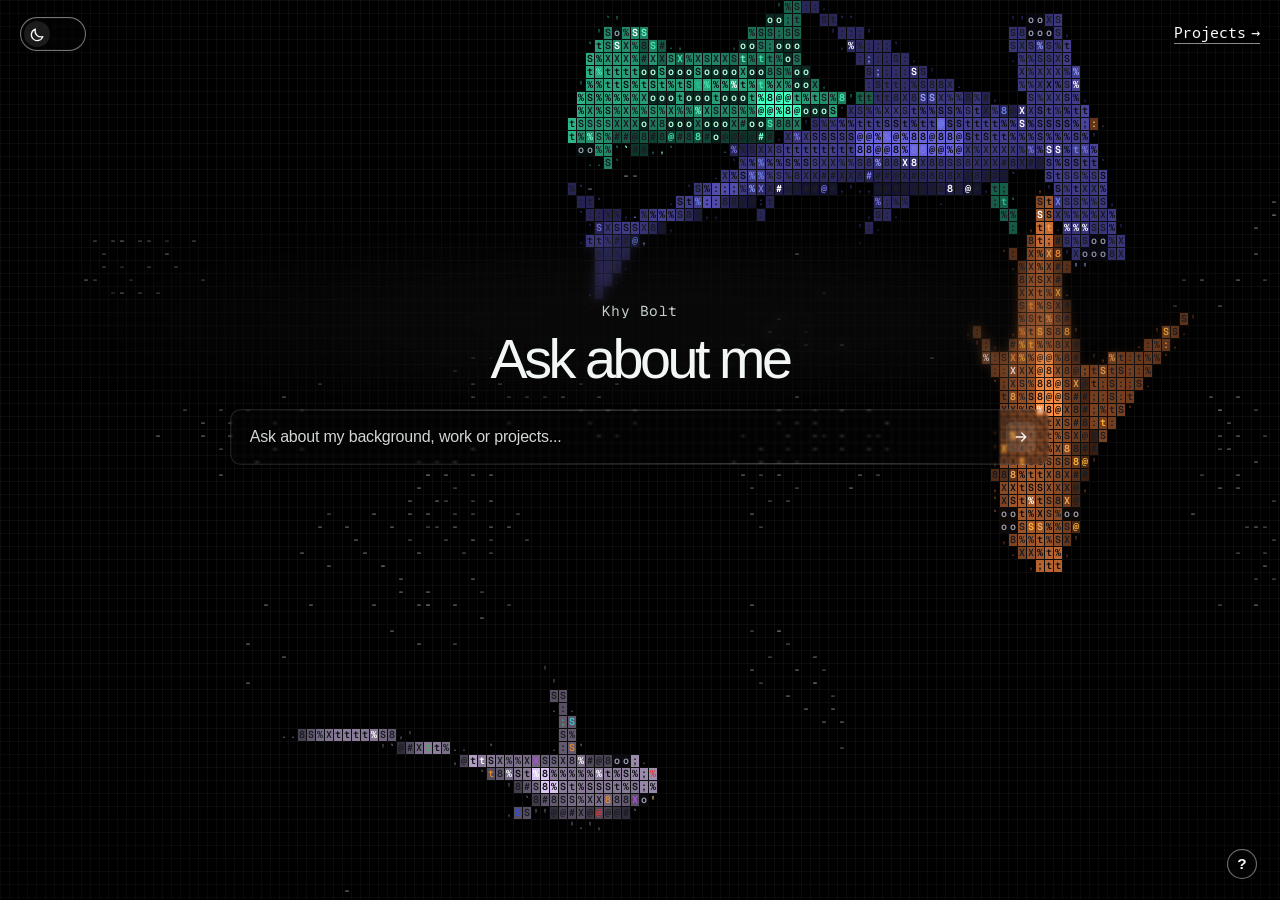
<file: index.html>
<!doctype html>
<html lang="en">
<head>
  <meta charset="utf-8">
  <meta name="viewport" content="width=device-width,initial-scale=1">
  <meta name="theme-color" content="#000000">
  <meta name="description" content="Selected work by Khy Bolt, including Aircraft Geolocation with Audio and the Corner Pond screenshot gallery.">
  <title>Khy Bolt — Portfolio</title>
  <link rel="canonical" href="https://khybolt.github.io/">
  <meta property="og:type" content="website">
  <meta property="og:title" content="Khy Bolt — Portfolio">
  <meta property="og:description" content="Ask about Khy Bolt’s background, engineering work, and projects.">
  <meta property="og:url" content="https://khybolt.github.io/">
  <meta property="og:image" content="https://khybolt.github.io/assets/portfolio-share-v1.jpg">
  <meta property="og:image:type" content="image/jpeg">
  <meta property="og:image:width" content="1200">
  <meta property="og:image:height" content="630">
  <meta property="og:image:alt" content="Khy Bolt’s “Ask about me” homepage with an empty question field and colourful ASCII sharks.">
  <meta name="twitter:card" content="summary_large_image">
  <meta name="twitter:title" content="Khy Bolt — Portfolio">
  <meta name="twitter:description" content="Ask about Khy Bolt’s background, engineering work, and projects.">
  <meta name="twitter:image" content="https://khybolt.github.io/assets/portfolio-share-v1.jpg">
  <meta name="twitter:image:alt" content="Khy Bolt’s “Ask about me” homepage with an empty question field and colourful ASCII sharks.">
  <link rel="icon" href="./assets/mark.svg" type="image/svg+xml">
  <link rel="stylesheet" href="./assets/home.css">
  <link rel="stylesheet" href="./assets/reference.css?v=3c0a95a69a355b7d">
  <script src="./assets/reference-theme.js?v=d18b26892c06b6e3"></script>
  <link rel="stylesheet" href="./assets/public.css?v=projects5">
  <link rel="stylesheet" href="./assets/ask.css?v=short-composer2">
  <script type="module" src="./assets/ask.mjs?v=worker12-guardrails1-format2-evidence2-transport5-livermore3"></script>
  <script type="module" src="./assets/views.mjs?v=conversation1"></script>
  <script src="./assets/home.js?v=motion-hover2" defer></script>
  <script src="./assets/site-ocean/reference-ocean.js?v=motion1" defer></script>
  <link rel="stylesheet" href="./assets/about.css?v=4">
  <script type="module" src="./assets/about.mjs?v=2"></script>
</head>
<body class="home reference public-portfolio">
  <a class="screen-reader skip-link" href="#projects" data-portfolio-link>Skip to projects</a>
  <nav class="portfolio-nav" aria-label="Portfolio views">
    <a href="#projects" data-portfolio-link>Projects <span aria-hidden="true">→</span></a>
    <a href="#ask" data-portfolio-link><span aria-hidden="true">←</span> Ask</a>
  </nav>
  <div class="field" aria-hidden="true">
    <canvas id="ocean-canvas"></canvas>
    <div class="field-fade"></div>
  </div>
  <main class="shell portfolio-shell">
    <div class="portfolio-views">
      <section class="portfolio-view" id="ask" aria-labelledby="ask-heading">
          <div class="portfolio-focal">
            <header class="masthead">
              <p class="portfolio-name">Khy Bolt</p>
              <h1 class="portfolio-headline" id="ask-heading" tabindex="-1">Ask about me</h1>
            </header>
            <section class="portfolio-ask" aria-label="Ask about Khy Bolt">
              <div class="ask-transcript" id="portfolio-transcript" role="region" aria-label="Conversation" tabindex="0" hidden>
                <ol class="ask-log" role="log" aria-label="Messages" aria-relevant="additions"></ol>
              </div>
              <div class="ask-composer">
                <form id="portfolio-ask-form" data-endpoint="https://portfolio-ask.khybolt.workers.dev/ask" novalidate hidden>
                  <label class="screen-reader" for="portfolio-question">Ask about my background, work or projects</label>
                  <textarea id="portfolio-question" name="question" rows="1" enterkeyhint="send"
                    autocomplete="off" placeholder="Ask about my background, work or projects..."
                    data-compact-placeholder="Background, work, projects..." required></textarea>
                  <button type="submit" aria-label="Ask">
                    <svg viewBox="0 0 16 16" width="16" height="16" fill="none" stroke="currentColor" stroke-width="1.4"
                      stroke-linecap="round" stroke-linejoin="round" aria-hidden="true" focusable="false">
                      <path d="M3.25 8h9.5m-4-4 4 4-4 4"/>
                    </svg>
                  </button>
                </form>
                <p class="screen-reader ask-status" id="portfolio-ask-status" role="status" aria-live="polite">
                  <span class="ask-empty-icon" aria-hidden="true">!</span><span class="ask-status-text"></span>
                </p>
              </div>
            </section>
          </div>
      </section>
      <section class="portfolio-view portfolio-projects" id="projects" aria-labelledby="projects-heading">
        <header class="masthead">
          <p class="portfolio-name">Khy Bolt</p>
          <h2 class="portfolio-headline" id="projects-heading" tabindex="-1">Projects</h2>
        </header>
        <ul class="project-grid" aria-label="Projects">
          <li class="project-tile">
            <a class="tile-link" href="./doppler/" aria-label="Aircraft Geolocation with Audio, open the Livermore search demo" aria-describedby="livermore-thumbnail">
              <span class="tile-frame"><img id="livermore-thumbnail" src="./assets/frames/doppler.webp?v=livermore-n86lp" width="800" height="500" alt="N86LP spectrogram: the flyover’s pitch falls over time. Recording by Praveen Pathak, CC BY 4.0." decoding="async"></span>
              <span class="tile-title"><span>Aircraft Geolocation with Audio</span><span class="tile-arrow" aria-hidden="true">↗</span></span>
            </a>
          </li>
          <li class="project-tile" data-tile>
            <a class="tile-link corner-pond-link" href="./assets/frames/corner-pond/01-pocket-pond-gameplay.png"
              aria-label="Corner Pond, coming soon. View game screenshots">
              <span class="tile-frame">
                <img src="./assets/frames/corner-pond/01-pocket-pond-gameplay.png" alt="" data-frame="0" data-label="Full Pocket Pond gameplay" decoding="async">
                <img src="./assets/frames/corner-pond/02-tackle-shop.png" alt="" data-frame="1" data-label="Full Tackle Shop" decoding="async" loading="lazy" hidden>
                <img src="./assets/frames/corner-pond/03-coral-cove-gameplay.png" alt="" data-frame="2" data-label="Wide Coral Cove gameplay" decoding="async" loading="lazy" hidden>
                <img src="./assets/frames/corner-pond/04-star-sturgeon-journal.png" alt="" data-frame="3" data-label="Full Star Sturgeon Journal spread" decoding="async" loading="lazy" hidden>
                <img src="./assets/frames/corner-pond/01-corner-pond-home.png" alt="" data-frame="4" data-label="Corner Pond title screen" decoding="async" loading="lazy" hidden>
              </span>
              <span class="tile-title">
                <span><span>Corner Pond</span><small class="corner-pond-description">Idle fishing game</small></span>
                <small>Coming soon</small>
              </span>
            </a>
          </li>
        </ul>
      </section>
    </div>
  </main>
  <div class="reference-actions">
    <button type="button" id="reference-theme" class="theme-switch" role="switch" aria-checked="false"
      aria-label="Light theme" title="Switch to light theme" hidden>
      <span class="theme-track" aria-hidden="true">
        <span class="theme-knob">
          <svg class="theme-moon" viewBox="0 0 24 24" fill="none" focusable="false">
            <path d="M19.5 15A8.3 8.3 0 0 1 9 4.5 8.3 8.3 0 1 0 19.5 15Z" stroke="currentColor" stroke-width="1.8" stroke-linecap="round" stroke-linejoin="round"/>
          </svg>
          <svg class="theme-sun" viewBox="0 0 24 24" fill="none" focusable="false">
            <circle cx="12" cy="12" r="4" stroke="currentColor" stroke-width="1.7"/>
            <path d="M12 2.5v2m0 15v2M2.5 12h2m15 0h2M5.3 5.3l1.4 1.4m10.6 10.6 1.4 1.4m0-13.4-1.4 1.4M6.7 17.3l-1.4 1.4" stroke="currentColor" stroke-width="1.7" stroke-linecap="round"/>
          </svg>
        </span>
      </span>
    </button>
  </div>
  <button class="site-about-trigger" id="site-about-trigger" type="button" aria-label="About this site"
    aria-haspopup="dialog" aria-controls="site-about" aria-expanded="false" hidden>
    <span aria-hidden="true">?</span>
  </button>
  <dialog class="site-about-panel" id="site-about" aria-labelledby="site-about-title">
    <header class="site-about-heading">
      <h2 id="site-about-title">About this site</h2>
      <button class="site-about-close" type="button" aria-label="Close About this site" autofocus>
        <span aria-hidden="true">×</span>
      </button>
    </header>
    <div class="site-about-copy">
      <h3>Why I built it</h3>
      <p>I made this for fun. I wanted to try something a bit different from a standard portfolio and see what I could build as a little side project.</p>
      <p>I love ASCII art, so I took inspiration from stackedlol’s <a href="https://github.com/stackedlol/ascii-sharks">ascii-sharks</a>, adapted its shark animation, and made my own version for this site.</p>
      <h3>About the AI</h3>
      <p>Fair warning: it’s not the smartest model out there! It runs on Gemma 4 26B A4B and uses the profile I gave it to answer questions about me. A stronger model could give better, more personal answers and make fewer things up, but I went with a free setup so I could leave it online without paying to keep it running.</p>
      <p>Ask may send your question and recent chat to a remote service. Please don’t share private information.</p>
      <p>More about me: <a href="./assets/khy-bolt-resume.pdf">Résumé (PDF)</a> · <a href="https://au.linkedin.com/in/khybolt">LinkedIn</a></p>
      <button class="site-about-motion" id="motion-control" type="button" hidden>Pause background animation</button>
    </div>
  </dialog>
  <dialog class="corner-pond-gallery" aria-labelledby="corner-pond-heading">
    <header>
      <h2 id="corner-pond-heading">Corner Pond</h2>
      <form method="dialog"><button autofocus>Close</button></form>
    </header>
    <div class="corner-pond-photos">
      <img src="./assets/frames/corner-pond/01-pocket-pond-gameplay.png" alt="An angler casts into Pocket Pond with three fish between wetland reeds and a fallen log." width="1040" height="520" decoding="async" loading="lazy">
      <img src="./assets/frames/corner-pond/02-tackle-shop.png" alt="The Tackle Shop shows the Ashwood Rod on a wooden rack beside five equipment gauges." width="1040" height="520" decoding="async" loading="lazy">
      <img src="./assets/frames/corner-pond/03-coral-cove-gameplay.png" alt="Three fish swim near reef steps and a stone arch in Coral Cove." width="1040" height="520" decoding="async" loading="lazy">
      <img src="./assets/frames/corner-pond/04-star-sturgeon-journal.png" alt="Star Sturgeon Journal spread with the specimen and badges on the left and measurements, habitat, and lure note on the right." width="1040" height="520" decoding="async" loading="lazy">
      <img src="./assets/frames/corner-pond/01-corner-pond-home.png" alt="Corner Pond title screen with an angler on the dock and signs for Shop, Journal, and Go Fishing." width="1600" height="900" decoding="async" loading="lazy">
    </div>
  </dialog>
  <script type="module" src="./assets/corner-pond.mjs?v=2"></script>
</body>
</html>
</file>
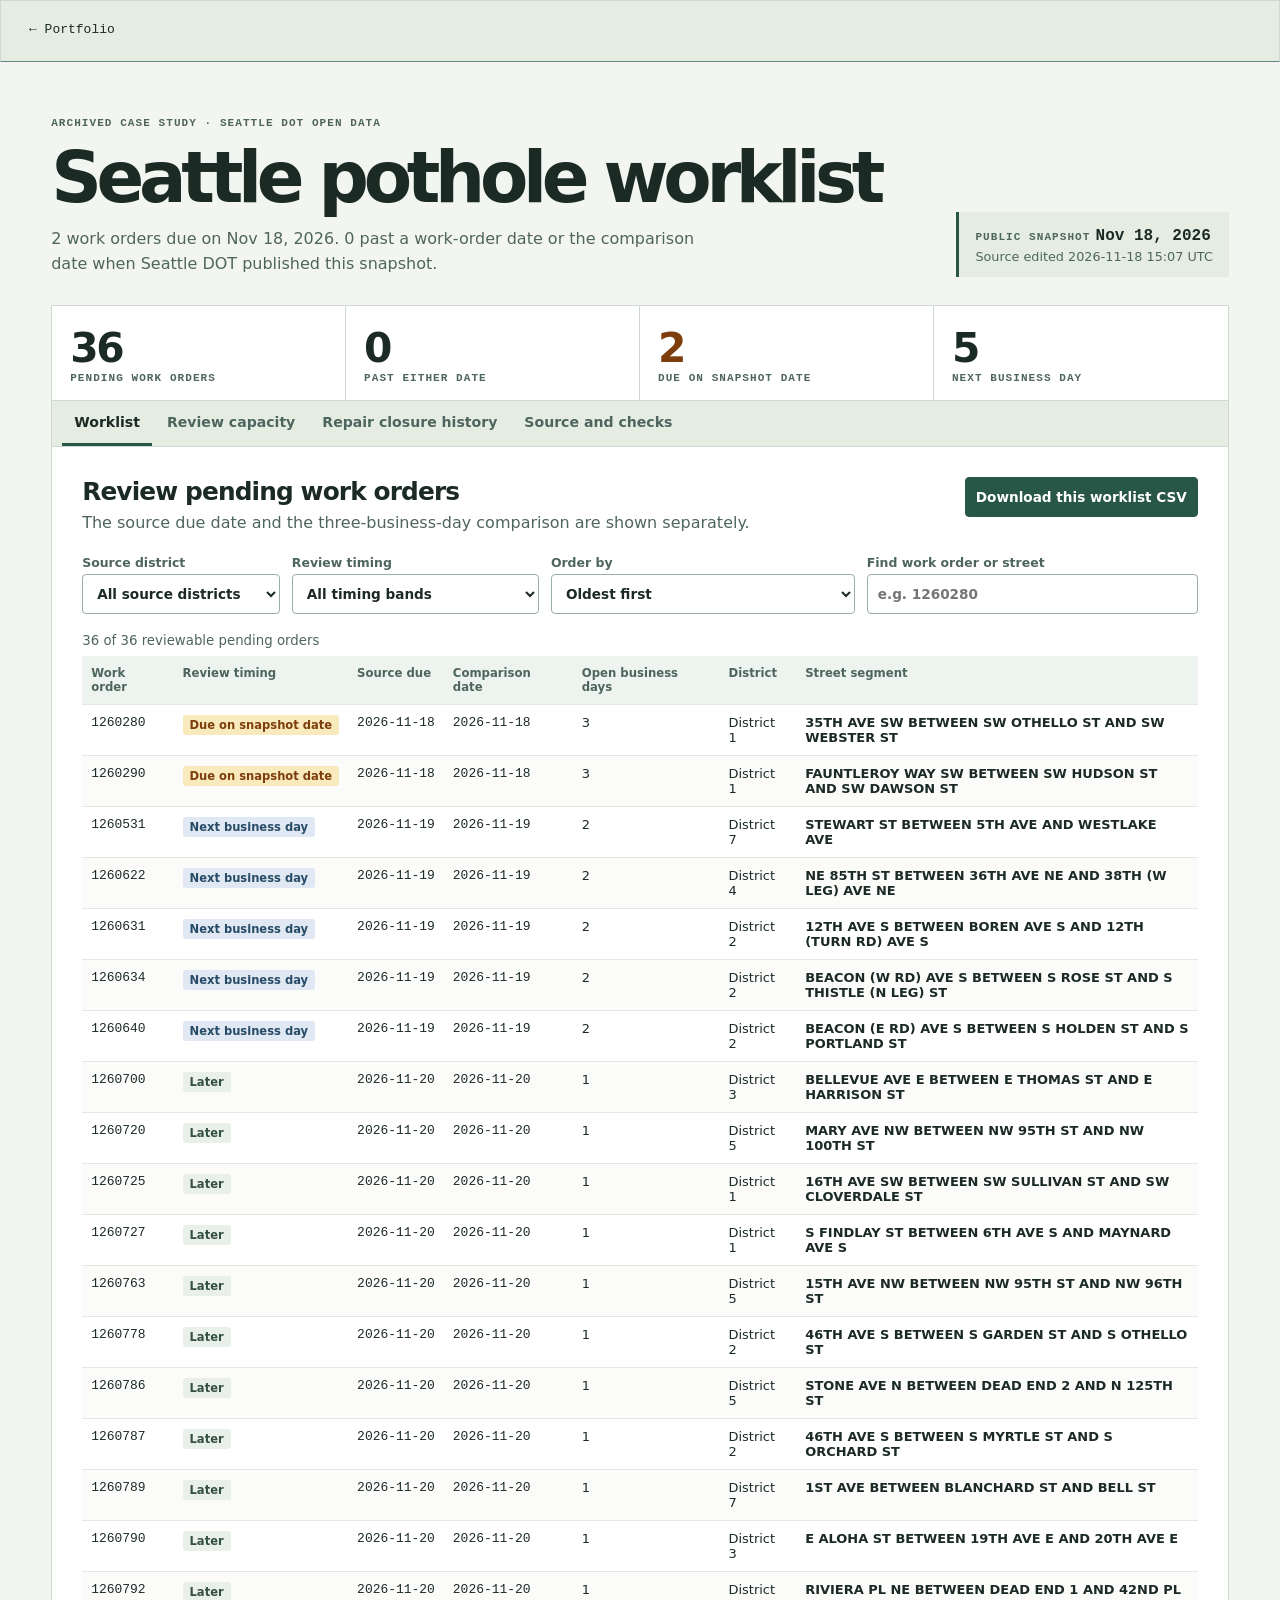
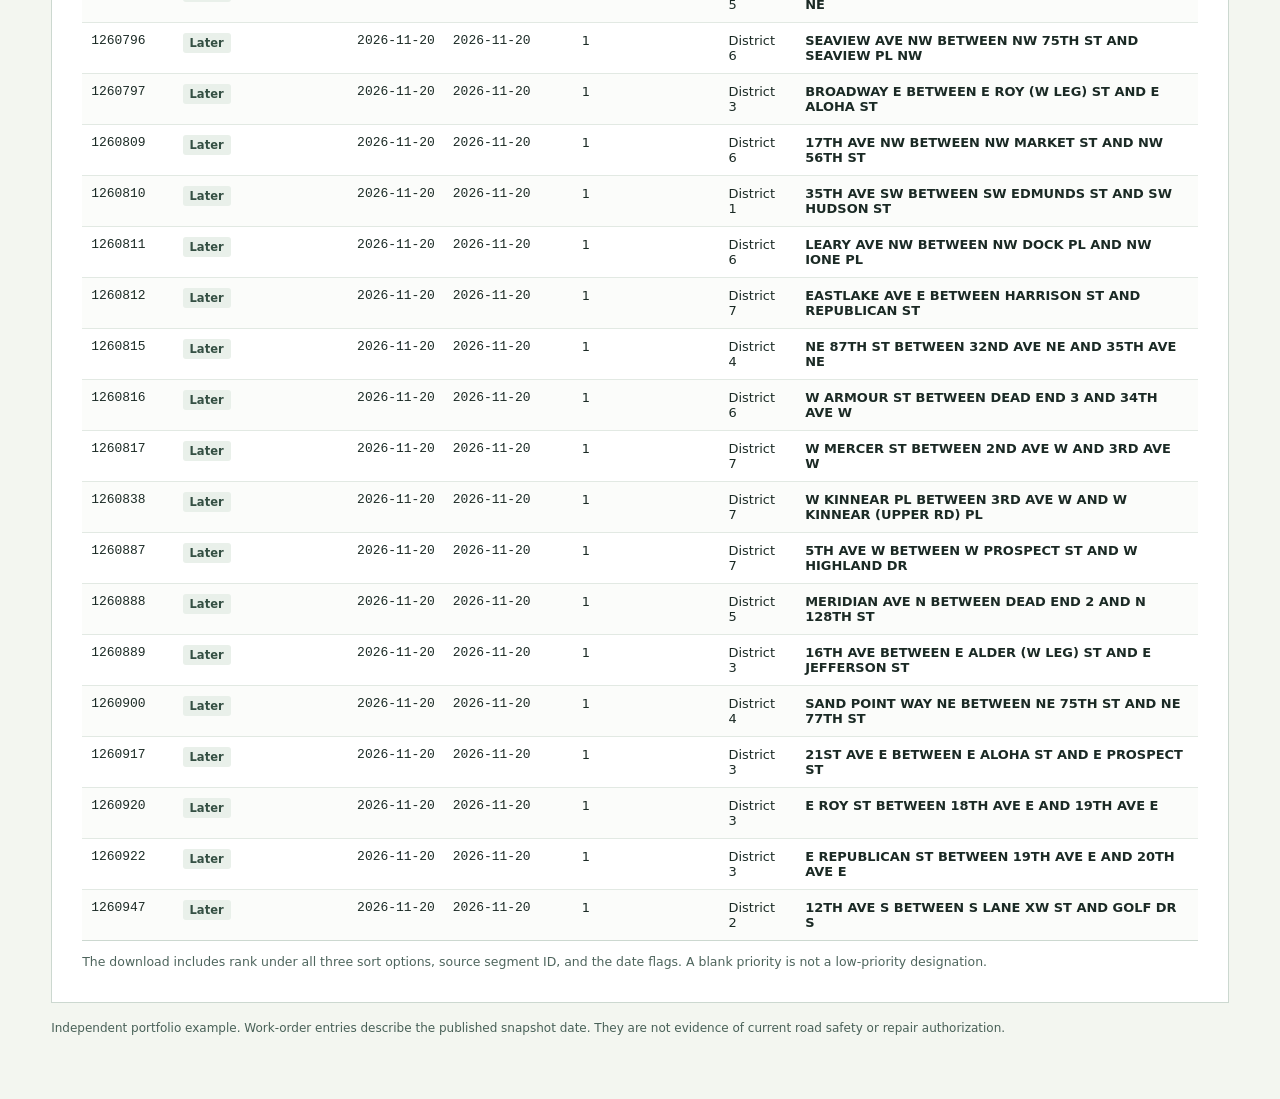
<file: seattle/index.html>
<!doctype html>
<html lang="en">
<head>
<meta charset="utf-8">
<meta name="viewport" content="width=device-width,initial-scale=1">
<title>Seattle pothole worklist</title>
<style>
:root {
  color-scheme: light; --ink:#1b2a25;--quiet:#4e655d;--line:#ccd8d0;--wash:#f3f6f0;
  --sheet:#fff;--accent:#285748;--amber:#7d3d0c;--amber-bg:#f8eabc;--red:#9a2e29;--red-bg:#f8e8e0;
  font-family:system-ui,-apple-system,sans-serif;color:var(--ink);background:var(--wash);
}
*{box-sizing:border-box}
body{margin:0;min-width:0}
main{max-width:1320px;margin:auto;padding:clamp(19px,4vw,56px)}
header{display:grid;gap:24px;grid-template-columns:minmax(240px,1fr) max-content;align-items:end;padding:4px 0 28px}
h1,h2,h3,p{margin:0}h1{font-size:clamp(2.1rem,5.5vw,4.85rem);letter-spacing:-.075em;line-height:1.02;margin:14px 0 12px}h2{font-size:1.55rem;letter-spacing:-.035em}h3{font-size:1.1rem}
small,.date-note,.table-note{color:var(--quiet);line-height:1.55}
.mono,.eyebrow,.kicker,.metric .label{font-family:ui-monospace,"SFMono-Regular",Consolas,monospace}
.eyebrow,.kicker,.metric .label{font-size:.69rem;text-transform:uppercase;letter-spacing:.095em;font-weight:700;color:var(--quiet)}
.description{max-width:680px;color:var(--quiet);font-size:1rem;line-height:1.55}
.stamp{position:relative;align-self:end;background:#e5ede3;border-left:3px solid var(--accent);padding:13px 16px;min-width:212px;color:var(--ink)}
.stamp .updated{display:block;margin-top:4px;font-size:.8rem;color:var(--quiet)}
.metrics{border:1px solid var(--line);border-bottom:0;display:grid;grid-template-columns:repeat(4,1fr);background:var(--sheet)}
.metric{border:0;border-right:1px solid var(--line);padding:18px 18px 16px;min-width:0;background:none;text-align:left;color:inherit;font-family:inherit;cursor:pointer}
.metric:last-child{border-right:0}.metric:hover,.metric:focus-visible{background:#edf4ed}.metric .value{display:block;font-size:clamp(1.6rem,3.7vw,2.55rem);letter-spacing:-.055em;line-height:1.18;font-weight:650}
.metric .label{display:block;white-space:normal}.metric.due .value{color:var(--amber)}
nav{display:flex;gap:3px;flex-wrap:wrap;padding:0 10px;background:#e5ede3;border:1px solid var(--line)}
nav a{font-size:.88rem;font-weight:650;text-decoration:none;color:var(--quiet);padding:13px 12px;border-bottom:3px solid transparent}
nav [aria-current=page]{border-bottom-color:var(--accent);color:var(--ink)}a{color:var(--accent);text-underline-offset:3px}
.panel{background:var(--sheet);border:1px solid var(--line);border-top:0;padding:clamp(12px,3vw,30px);min-width:0}
.panel[hidden]{display:none}.panel .intro{display:grid;grid-template-columns:minmax(0,1fr) auto;gap:12px;align-items:start;margin-bottom:20px}
.panel .intro p{margin-top:5px;color:var(--quiet);line-height:1.5}.flow>*+*{margin-top:16px}
.controls{display:grid;grid-template-columns:.8fr 1fr 1.23fr 1.34fr;gap:12px;margin-bottom:12px}
label{display:block;font-size:.78rem;font-weight:650;color:var(--quiet)}
select,input,button.export{width:100%;min-height:40px;margin-top:4px;border:1px solid #9aaea3;background:#fff;color:var(--ink);border-radius:4px;padding:8px 10px;font:inherit;font-size:.85rem}
button.export{width:auto;margin:0;background:var(--accent);border-color:var(--accent);color:white;font-weight:650;cursor:pointer;white-space:nowrap}
button.export:hover{background:#173e33} :focus-visible{outline:2px solid #a34516;outline-offset:2px}
.scroll{overflow:auto;max-width:100%;border-bottom:1px solid var(--line)}
table{width:100%;text-align:left;border-collapse:collapse;min-width:640px}
caption{text-align:left;margin:8px 0;color:var(--quiet);font-size:.85rem}
td,th{padding:10px 9px;border-bottom:1px solid #e2e9e3;vertical-align:top;font-size:.81rem}thead th{font-size:.73rem;background:#edf3ee;color:var(--quiet)}
tbody tr:nth-child(even){background:#fbfcfa}tbody tr:last-child td{border-bottom:0}
td.segment{width:36%;font-weight:580}.id,.date{font-family:ui-monospace,Consolas,monospace;white-space:nowrap}
.pill{display:inline-block;background:#e9f0ea;color:#344f43;padding:3px 7px;border-radius:3px;font-size:.72rem;font-weight:750;white-space:nowrap}
.pill.today{background:var(--amber-bg);color:var(--amber)}.pill.late{background:var(--red-bg);color:var(--red)}.pill.next{background:#e0e9f3;color:#284b67}
.table-note{margin-top:11px;font-size:.78rem}.empty{padding:18px;color:var(--quiet)}
.slots{max-width:220px}.scenario tr td:first-child,.districts tr td:first-child{font-weight:700}
.block{padding:14px 16px;background:#f0f4ef;border-left:3px solid #85a192;line-height:1.52;font-size:.9rem}
.block a{overflow-wrap:anywhere}.sources li{line-height:1.6;margin:0 0 8px}
svg{width:100%;height:auto;margin-top:12px;background:#f8fbf8;border:1px solid var(--line)}
.chartkey{display:flex;gap:16px;margin-top:8px;color:var(--quiet);font-size:.8rem}.dot{display:inline-block;width:8px;height:8px;border-radius:100%;margin-right:5px;background:#286350}.dot.closed{background:#546a93}
footer{margin:16px 0 8px;color:#486057;font-size:.75rem;line-height:1.55}
[aria-live=polite]{display:inline-block;margin:5px 0}
@media(max-width:720px){
  header{grid-template-columns:1fr;gap:12px;padding-bottom:18px}.stamp{justify-self:start}
  .metrics{grid-template-columns:repeat(2,1fr)}.metric{padding:12px 14px;border-bottom:1px solid var(--line)}
  .metric:nth-child(2){border-right:0}.metric:nth-child(n+3){border-bottom:0}.controls{grid-template-columns:1fr 1fr;gap:9px}
  .panel .intro{grid-template-columns:1fr}.panel .intro button{justify-self:start}nav a{padding:12px 8px;font-size:.8rem}
  td,th{padding:9px 7px}table{min-width:560px}
}
</style>
</head>
<body><nav aria-label="Portfolio" style="padding:8px 16px;border-bottom:1px solid #648781;color:inherit"><a href="../" style="color:inherit;font:13px ui-monospace,monospace">← Portfolio</a></nav>
<main>
<header>
  <div>
    <p class="eyebrow">Archived case study · Seattle DOT open data</p>
    <h1>Seattle pothole worklist</h1>
    <p class="description" id="brief">Inspect a dated public work-order snapshot. The worklist does not dispatch repairs.</p>
  </div>
  <div class="stamp" aria-label="Source freshness">
    <span class="kicker">Public snapshot</span>
    <strong class="mono" id="asOf">Nov 18, 2026</strong>
    <span class="updated" id="edited">Dated copy, not a live feed</span>
  </div>
</header>
<div class="metrics" id="metrics" aria-label="Worklist totals"></div>
<nav aria-label="Worklist views">
  <a href="#worklist" data-view="worklist">Worklist</a><a href="#capacity" data-view="capacity">Review capacity</a>
  <a href="#history" data-view="history">Repair closure history</a><a href="#sources" data-view="sources">Source and checks</a>
</nav>

<section class="panel" id="page-worklist" aria-labelledby="work-heading">
  <div class="intro">
    <div><h2 id="work-heading">Review pending work orders</h2><p>The source due date and the three-business-day comparison are shown separately.</p></div>
    <button type="button" class="export" id="downloadQueue">Download this worklist CSV</button>
  </div>
  <div class="controls">
    <label>Source district<select id="district"></select></label>
    <label>Review timing<select id="timing"></select></label>
    <label>Order by<select id="order"></select></label>
    <label>Find work order or street<input id="search" type="search" placeholder="e.g. 1260280"></label>
  </div>
  <small id="shown" aria-live="polite"></small>
  <div class="scroll"><table aria-label="Pending work orders">
  <thead><tr><th scope="col">Work order</th><th scope="col">Review timing</th><th scope="col">Source due</th><th scope="col">Comparison date</th><th scope="col">Open business days</th><th scope="col">District</th><th scope="col">Street segment</th></tr></thead>
  <tbody id="queue"></tbody></table></div>
  <p class="table-note">The download includes rank under all three sort options, source segment ID, and the date flags. A blank priority is not a low-priority designation.</p>
</section>

<section class="panel flow" id="page-capacity" aria-labelledby="capacity-heading" hidden>
  <div class="intro"><div><h2 id="capacity-heading">Compare which orders to review first</h2><p>Change the number of review slots to see who moves in or out. This is not a routing estimate.</p></div></div>
  <label class="slots">Review slots <input id="slots" type="number" min="0" max="50" step="1" value="10"></label>
  <div class="scroll"><table class="scenario" aria-label="Review capacity comparison">
    <thead><tr><th scope="col">Queue order</th><th scope="col">Selected</th><th scope="col">Due by snapshot: selected</th><th scope="col">Due by snapshot: remaining</th><th scope="col">Oldest remaining business days</th><th scope="col">District changes</th></tr></thead>
    <tbody id="scenarios"></tbody>
  </table></div>
  <p class="block" id="capacityRead"></p>
  <h3>Pending work by source district</h3>
  <div class="scroll"><table class="districts" aria-label="Pending work by source district">
    <thead><tr><th scope="col">District</th><th scope="col">Past either date</th><th scope="col">Due on snapshot date</th><th scope="col">Next business day</th><th scope="col">Later</th><th scope="col">Total</th></tr></thead>
    <tbody id="districts"></tbody>
  </table></div>
  <small>Districts are source codes. Batching reorders only within one deadline date. Each item still needs its own review.</small>
</section>

<section class="panel flow" id="page-history" aria-labelledby="history-heading" hidden>
  <div class="intro"><div><h2 id="history-heading">Repair closures after the source due date</h2><p id="historyBrief"></p></div><button type="button" class="export" id="downloadLate">Download late closures CSV</button></div>
  <div class="scroll"><table aria-label="Recently closed repairs past the due date"><caption>Ten longest delays among eligible repair closures in the last 90 days.</caption>
    <thead><tr><th scope="col">Work order</th><th scope="col">Published due date</th><th scope="col">Recorded closure</th><th scope="col">Calendar days after due</th><th scope="col">Street segment</th></tr></thead>
    <tbody id="late"></tbody>
  </table></div>
  <p class="block" id="historyNote"></p>
  <h3>Work orders by month</h3>
  <small>The chart and monthly CSV use complete calendar months only. A work order can start in one month and close in another.</small>
  <svg viewBox="0 0 760 185" id="chart" role="img" aria-labelledby="chart-title chart-desc">
  <title id="chart-title">Monthly work-order starts and recorded closures</title>
  <desc id="chart-desc">Line chart. The exact totals are available in the monthly workload CSV.</desc>
  </svg>
  <div class="chartkey"><span><i class="dot"></i>Starts</span><span><i class="dot closed"></i>Recorded closures</span></div>
  <button type="button" class="export" id="downloadMonthly">Download monthly workload CSV</button>
</section>

<section class="panel flow" id="page-sources" aria-labelledby="source-heading" hidden>
  <div class="intro"><div><h2 id="source-heading">Check the source and dates</h2><p id="sourceBrief"></p></div></div>
  <p class="block" id="calendarNote"></p>
  <p>The tables and exports use the data bundled with this page. The linked source is updated independently and will not reproduce this snapshot as it changes.</p>
  <div class="scroll"><table aria-label="Record screening counts by reason">
    <thead><tr><th scope="col">History screening reason</th><th scope="col">Records</th></tr></thead>
    <tbody id="checks"></tbody>
  </table></div>
  <button type="button" class="export" id="downloadChecks">Download screening counts CSV</button>
  <ul class="sources">
    <li><a href="https://services.arcgis.com/ZOyb2t4B0UYuYNYH/arcgis/rest/services/Pothole_Status/FeatureServer/0">Seattle DOT Pothole Status work-order layer</a>. Daily public extract from the agency's work management system.</li>
    <li><a href="https://seattle.legistar.com/View.ashx?GUID=5925DF03-3CFF-4FDD-90B7-3DC061337C88&amp;ID=14499215&amp;M=F">Seattle DOT pothole repair memo</a>. Response goal and the documented order of work.</li>
    <li><a href="https://www.seattle.gov/holidays-and-closures">City holiday and closure dates</a>. Reference for the comparison calendar.</li>
  </ul>
  <small>Data: City of Seattle, Seattle Department of Transportation, Pothole Status. Source last edited November 18, 2026 at 15:07 UTC; copied November 18, 2026 at 16:47 UTC. This independent demo filters and ranks pending records, summarizes eligible work-order history, and aggregates date checks. It omits staff IDs, exact coordinates and civic addresses; public street-to-street segment descriptions remain. <a href="https://data-seattlecitygis.opendata.arcgis.com/">Seattle GeoData</a>.</small>
</section>
<footer>Independent portfolio example. Work-order entries describe the published snapshot date. They are not evidence of current road safety or repair authorization.</footer>
</main>
<script id="source-data" type="application/json">{"as_of":"2026-11-18","retrieved_at_utc":"2026-11-18T16:47:27+00:00","source_edited_at_utc":"2026-11-18T15:07:32.971000+00:00","source_layer":"https://services.arcgis.com/ZOyb2t4B0UYuYNYH/arcgis/rest/services/Pothole_Status/FeatureServer/0","source_rows":27310,"pending_in_source":36,"in_worklist":36,"held_pending":0,"bands":{"Past either date":0,"Due today":2,"Next business day":5,"Later":29},"different_due_dates":0,"missing_source_due_dates":0,"district_summary":{"DISTRICT1":{"Past either date":0,"Due today":2,"Next business day":0,"Later":3},"DISTRICT2":{"Past either date":0,"Due today":0,"Next business day":3,"Later":3},"DISTRICT3":{"Past either date":0,"Due today":0,"Next business day":0,"Later":7},"DISTRICT4":{"Past either date":0,"Due today":0,"Next business day":1,"Later":2},"DISTRICT5":{"Past either date":0,"Due today":0,"Next business day":0,"Later":5},"DISTRICT6":{"Past either date":0,"Due today":0,"Next business day":0,"Later":4},"DISTRICT7":{"Past either date":0,"Due today":0,"Next business day":1,"Later":5}},"queue":[{"work_order_id":"1260280","band":"Due today","initiated_on":"2026-11-13","source_due_on":"2026-11-18","comparison_goal_on":"2026-11-18","business_days_open":3,"past_source_due":false,"past_comparison_goal":false,"timing_note":"Source date matches comparison","review_next":"Review in today’s worklist","source_priority_code":"Medium","district_code":"DISTRICT1","road_segment_id":"5466","street_segment":"35TH AVE SW BETWEEN SW OTHELLO ST AND SW WEBSTER ST","fifo_rank":1,"deadline_rank":1,"district_batch_rank":1},{"work_order_id":"1260290","band":"Due today","initiated_on":"2026-11-13","source_due_on":"2026-11-18","comparison_goal_on":"2026-11-18","business_days_open":3,"past_source_due":false,"past_comparison_goal":false,"timing_note":"Source date matches comparison","review_next":"Review in today’s worklist","source_priority_code":"","district_code":"DISTRICT1","road_segment_id":"10389","street_segment":"FAUNTLEROY WAY SW BETWEEN SW HUDSON ST AND SW DAWSON ST","fifo_rank":2,"deadline_rank":2,"district_batch_rank":2},{"work_order_id":"1260531","band":"Next business day","initiated_on":"2026-11-16","source_due_on":"2026-11-19","comparison_goal_on":"2026-11-19","business_days_open":2,"past_source_due":false,"past_comparison_goal":false,"timing_note":"Source date matches comparison","review_next":"Check next-day worklist","source_priority_code":"","district_code":"DISTRICT7","road_segment_id":"12901","street_segment":"STEWART ST BETWEEN 5TH AVE AND WESTLAKE AVE","fifo_rank":3,"deadline_rank":3,"district_batch_rank":7},{"work_order_id":"1260622","band":"Next business day","initiated_on":"2026-11-16","source_due_on":"2026-11-19","comparison_goal_on":"2026-11-19","business_days_open":2,"past_source_due":false,"past_comparison_goal":false,"timing_note":"Source date matches comparison","review_next":"Check next-day worklist","source_priority_code":"Medium","district_code":"DISTRICT4","road_segment_id":"17723","street_segment":"NE 85TH ST BETWEEN 36TH AVE NE AND 38TH (W LEG) AVE NE","fifo_rank":4,"deadline_rank":4,"district_batch_rank":6},{"work_order_id":"1260631","band":"Next business day","initiated_on":"2026-11-16","source_due_on":"2026-11-19","comparison_goal_on":"2026-11-19","business_days_open":2,"past_source_due":false,"past_comparison_goal":false,"timing_note":"Source date matches comparison","review_next":"Check next-day worklist","source_priority_code":"","district_code":"DISTRICT2","road_segment_id":"1652","street_segment":"12TH AVE S BETWEEN BOREN AVE S AND 12TH (TURN RD) AVE S","fifo_rank":5,"deadline_rank":5,"district_batch_rank":3},{"work_order_id":"1260634","band":"Next business day","initiated_on":"2026-11-16","source_due_on":"2026-11-19","comparison_goal_on":"2026-11-19","business_days_open":2,"past_source_due":false,"past_comparison_goal":false,"timing_note":"Source date matches comparison","review_next":"Check next-day worklist","source_priority_code":"Medium","district_code":"DISTRICT2","road_segment_id":"9167","street_segment":"BEACON (W RD) AVE S BETWEEN S ROSE ST AND S THISTLE (N LEG) ST","fifo_rank":6,"deadline_rank":6,"district_batch_rank":4},{"work_order_id":"1260640","band":"Next business day","initiated_on":"2026-11-16","source_due_on":"2026-11-19","comparison_goal_on":"2026-11-19","business_days_open":2,"past_source_due":false,"past_comparison_goal":false,"timing_note":"Source date matches comparison","review_next":"Check next-day worklist","source_priority_code":"Medium","district_code":"DISTRICT2","road_segment_id":"268935","street_segment":"BEACON (E RD) AVE S BETWEEN S HOLDEN ST AND S PORTLAND ST","fifo_rank":7,"deadline_rank":7,"district_batch_rank":5},{"work_order_id":"1260700","band":"Later","initiated_on":"2026-11-17","source_due_on":"2026-11-20","comparison_goal_on":"2026-11-20","business_days_open":1,"past_source_due":false,"past_comparison_goal":false,"timing_note":"Source date matches comparison","review_next":"Keep on the pending list","source_priority_code":"","district_code":"DISTRICT3","road_segment_id":"9220","street_segment":"BELLEVUE AVE E BETWEEN E THOMAS ST AND E HARRISON ST","fifo_rank":8,"deadline_rank":8,"district_batch_rank":8},{"work_order_id":"1260720","band":"Later","initiated_on":"2026-11-17","source_due_on":"2026-11-20","comparison_goal_on":"2026-11-20","business_days_open":1,"past_source_due":false,"past_comparison_goal":false,"timing_note":"Source date matches comparison","review_next":"Keep on the pending list","source_priority_code":"","district_code":"DISTRICT5","road_segment_id":"11690","street_segment":"MARY AVE NW BETWEEN NW 95TH ST AND NW 100TH ST","fifo_rank":9,"deadline_rank":9,"district_batch_rank":15},{"work_order_id":"1260725","band":"Later","initiated_on":"2026-11-17","source_due_on":"2026-11-20","comparison_goal_on":"2026-11-20","business_days_open":1,"past_source_due":false,"past_comparison_goal":false,"timing_note":"Source date matches comparison","review_next":"Keep on the pending list","source_priority_code":"","district_code":"DISTRICT1","road_segment_id":"2344","street_segment":"16TH AVE SW BETWEEN SW SULLIVAN ST AND SW CLOVERDALE ST","fifo_rank":10,"deadline_rank":10,"district_batch_rank":29},{"work_order_id":"1260727","band":"Later","initiated_on":"2026-11-17","source_due_on":"2026-11-20","comparison_goal_on":"2026-11-20","business_days_open":1,"past_source_due":false,"past_comparison_goal":false,"timing_note":"Source date matches comparison","review_next":"Keep on the pending list","source_priority_code":"","district_code":"DISTRICT1","road_segment_id":"19992","street_segment":"S FINDLAY ST BETWEEN 6TH AVE S AND MAYNARD AVE S","fifo_rank":11,"deadline_rank":11,"district_batch_rank":30},{"work_order_id":"1260763","band":"Later","initiated_on":"2026-11-17","source_due_on":"2026-11-20","comparison_goal_on":"2026-11-20","business_days_open":1,"past_source_due":false,"past_comparison_goal":false,"timing_note":"Source date matches comparison","review_next":"Keep on the pending list","source_priority_code":"","district_code":"DISTRICT5","road_segment_id":"2125","street_segment":"15TH AVE NW BETWEEN NW 95TH ST AND NW 96TH ST","fifo_rank":12,"deadline_rank":12,"district_batch_rank":16},{"work_order_id":"1260778","band":"Later","initiated_on":"2026-11-17","source_due_on":"2026-11-20","comparison_goal_on":"2026-11-20","business_days_open":1,"past_source_due":false,"past_comparison_goal":false,"timing_note":"Source date matches comparison","review_next":"Keep on the pending list","source_priority_code":"","district_code":"DISTRICT2","road_segment_id":"6927","street_segment":"46TH AVE S BETWEEN S GARDEN ST AND S OTHELLO ST","fifo_rank":13,"deadline_rank":13,"district_batch_rank":32},{"work_order_id":"1260786","band":"Later","initiated_on":"2026-11-17","source_due_on":"2026-11-20","comparison_goal_on":"2026-11-20","business_days_open":1,"past_source_due":false,"past_comparison_goal":false,"timing_note":"Source date matches comparison","review_next":"Keep on the pending list","source_priority_code":"","district_code":"DISTRICT5","road_segment_id":"12945","street_segment":"STONE AVE N BETWEEN DEAD END 2 AND N 125TH ST","fifo_rank":14,"deadline_rank":14,"district_batch_rank":17},{"work_order_id":"1260787","band":"Later","initiated_on":"2026-11-17","source_due_on":"2026-11-20","comparison_goal_on":"2026-11-20","business_days_open":1,"past_source_due":false,"past_comparison_goal":false,"timing_note":"Source date matches comparison","review_next":"Keep on the pending list","source_priority_code":"","district_code":"DISTRICT2","road_segment_id":"6925","street_segment":"46TH AVE S BETWEEN S MYRTLE ST AND S ORCHARD ST","fifo_rank":15,"deadline_rank":15,"district_batch_rank":33},{"work_order_id":"1260789","band":"Later","initiated_on":"2026-11-17","source_due_on":"2026-11-20","comparison_goal_on":"2026-11-20","business_days_open":1,"past_source_due":false,"past_comparison_goal":false,"timing_note":"Source date matches comparison","review_next":"Keep on the pending list","source_priority_code":"","district_code":"DISTRICT7","road_segment_id":"1014","street_segment":"1ST AVE BETWEEN BLANCHARD ST AND BELL ST","fifo_rank":16,"deadline_rank":16,"district_batch_rank":20},{"work_order_id":"1260790","band":"Later","initiated_on":"2026-11-17","source_due_on":"2026-11-20","comparison_goal_on":"2026-11-20","business_days_open":1,"past_source_due":false,"past_comparison_goal":false,"timing_note":"Source date matches comparison","review_next":"Keep on the pending list","source_priority_code":"","district_code":"DISTRICT3","road_segment_id":"13823","street_segment":"E ALOHA ST BETWEEN 19TH AVE E AND 20TH AVE E","fifo_rank":17,"deadline_rank":17,"district_batch_rank":9},{"work_order_id":"1260792","band":"Later","initiated_on":"2026-11-17","source_due_on":"2026-11-20","comparison_goal_on":"2026-11-20","business_days_open":1,"past_source_due":false,"past_comparison_goal":false,"timing_note":"Source date matches comparison","review_next":"Keep on the pending list","source_priority_code":"","district_code":"DISTRICT5","road_segment_id":"337579","street_segment":"RIVIERA PL NE BETWEEN DEAD END 1 AND 42ND PL NE","fifo_rank":18,"deadline_rank":18,"district_batch_rank":18},{"work_order_id":"1260796","band":"Later","initiated_on":"2026-11-17","source_due_on":"2026-11-20","comparison_goal_on":"2026-11-20","business_days_open":1,"past_source_due":false,"past_comparison_goal":false,"timing_note":"Source date matches comparison","review_next":"Keep on the pending list","source_priority_code":"","district_code":"DISTRICT6","road_segment_id":"12763","street_segment":"SEAVIEW AVE NW BETWEEN NW 75TH ST AND SEAVIEW PL NW","fifo_rank":19,"deadline_rank":19,"district_batch_rank":25},{"work_order_id":"1260797","band":"Later","initiated_on":"2026-11-17","source_due_on":"2026-11-20","comparison_goal_on":"2026-11-20","business_days_open":1,"past_source_due":false,"past_comparison_goal":false,"timing_note":"Source date matches comparison","review_next":"Keep on the pending list","source_priority_code":"","district_code":"DISTRICT3","road_segment_id":"9457","street_segment":"BROADWAY E BETWEEN E ROY (W LEG) ST AND E ALOHA ST","fifo_rank":20,"deadline_rank":20,"district_batch_rank":10},{"work_order_id":"1260809","band":"Later","initiated_on":"2026-11-17","source_due_on":"2026-11-20","comparison_goal_on":"2026-11-20","business_days_open":1,"past_source_due":false,"past_comparison_goal":false,"timing_note":"Source date matches comparison","review_next":"Keep on the pending list","source_priority_code":"","district_code":"DISTRICT6","road_segment_id":"2440","street_segment":"17TH AVE NW BETWEEN NW MARKET ST AND NW 56TH ST","fifo_rank":21,"deadline_rank":21,"district_batch_rank":26},{"work_order_id":"1260810","band":"Later","initiated_on":"2026-11-17","source_due_on":"2026-11-20","comparison_goal_on":"2026-11-20","business_days_open":1,"past_source_due":false,"past_comparison_goal":false,"timing_note":"Source date matches comparison","review_next":"Keep on the pending list","source_priority_code":"","district_code":"DISTRICT1","road_segment_id":"5453","street_segment":"35TH AVE SW BETWEEN SW EDMUNDS ST AND SW HUDSON ST","fifo_rank":22,"deadline_rank":22,"district_batch_rank":31},{"work_order_id":"1260811","band":"Later","initiated_on":"2026-11-17","source_due_on":"2026-11-20","comparison_goal_on":"2026-11-20","business_days_open":1,"past_source_due":false,"past_comparison_goal":false,"timing_note":"Source date matches comparison","review_next":"Keep on the pending list","source_priority_code":"","district_code":"DISTRICT6","road_segment_id":"11330","street_segment":"LEARY AVE NW BETWEEN NW DOCK PL AND NW IONE PL","fifo_rank":23,"deadline_rank":23,"district_batch_rank":27},{"work_order_id":"1260812","band":"Later","initiated_on":"2026-11-17","source_due_on":"2026-11-20","comparison_goal_on":"2026-11-20","business_days_open":1,"past_source_due":false,"past_comparison_goal":false,"timing_note":"Source date matches comparison","review_next":"Keep on the pending list","source_priority_code":"","district_code":"DISTRICT7","road_segment_id":"10165","street_segment":"EASTLAKE AVE E BETWEEN HARRISON ST AND REPUBLICAN ST","fifo_rank":24,"deadline_rank":24,"district_batch_rank":21},{"work_order_id":"1260815","band":"Later","initiated_on":"2026-11-17","source_due_on":"2026-11-20","comparison_goal_on":"2026-11-20","business_days_open":1,"past_source_due":false,"past_comparison_goal":false,"timing_note":"Source date matches comparison","review_next":"Keep on the pending list","source_priority_code":"","district_code":"DISTRICT4","road_segment_id":"17756","street_segment":"NE 87TH ST BETWEEN 32ND AVE NE AND 35TH AVE NE","fifo_rank":25,"deadline_rank":25,"district_batch_rank":35},{"work_order_id":"1260816","band":"Later","initiated_on":"2026-11-17","source_due_on":"2026-11-20","comparison_goal_on":"2026-11-20","business_days_open":1,"past_source_due":false,"past_comparison_goal":false,"timing_note":"Source date matches comparison","review_next":"Keep on the pending list","source_priority_code":"","district_code":"DISTRICT6","road_segment_id":"23040","street_segment":"W ARMOUR ST BETWEEN DEAD END 3 AND 34TH AVE W","fifo_rank":26,"deadline_rank":26,"district_batch_rank":28},{"work_order_id":"1260817","band":"Later","initiated_on":"2026-11-17","source_due_on":"2026-11-20","comparison_goal_on":"2026-11-20","business_days_open":1,"past_source_due":false,"past_comparison_goal":false,"timing_note":"Source date matches comparison","review_next":"Keep on the pending list","source_priority_code":"","district_code":"DISTRICT7","road_segment_id":"23584","street_segment":"W MERCER ST BETWEEN 2ND AVE W AND 3RD AVE W","fifo_rank":27,"deadline_rank":27,"district_batch_rank":22},{"work_order_id":"1260838","band":"Later","initiated_on":"2026-11-17","source_due_on":"2026-11-20","comparison_goal_on":"2026-11-20","business_days_open":1,"past_source_due":false,"past_comparison_goal":false,"timing_note":"Source date matches comparison","review_next":"Keep on the pending list","source_priority_code":"","district_code":"DISTRICT7","road_segment_id":"23480","street_segment":"W KINNEAR PL BETWEEN 3RD AVE W AND W KINNEAR (UPPER RD) PL","fifo_rank":28,"deadline_rank":28,"district_batch_rank":23},{"work_order_id":"1260887","band":"Later","initiated_on":"2026-11-17","source_due_on":"2026-11-20","comparison_goal_on":"2026-11-20","business_days_open":1,"past_source_due":false,"past_comparison_goal":false,"timing_note":"Source date matches comparison","review_next":"Keep on the pending list","source_priority_code":"","district_code":"DISTRICT7","road_segment_id":"7397","street_segment":"5TH AVE W BETWEEN W PROSPECT ST AND W HIGHLAND DR","fifo_rank":29,"deadline_rank":29,"district_batch_rank":24},{"work_order_id":"1260888","band":"Later","initiated_on":"2026-11-17","source_due_on":"2026-11-20","comparison_goal_on":"2026-11-20","business_days_open":1,"past_source_due":false,"past_comparison_goal":false,"timing_note":"Source date matches comparison","review_next":"Keep on the pending list","source_priority_code":"","district_code":"DISTRICT5","road_segment_id":"11833","street_segment":"MERIDIAN AVE N BETWEEN DEAD END 2 AND N 128TH ST","fifo_rank":30,"deadline_rank":30,"district_batch_rank":19},{"work_order_id":"1260889","band":"Later","initiated_on":"2026-11-17","source_due_on":"2026-11-20","comparison_goal_on":"2026-11-20","business_days_open":1,"past_source_due":false,"past_comparison_goal":false,"timing_note":"Source date matches comparison","review_next":"Keep on the pending list","source_priority_code":"","district_code":"DISTRICT3","road_segment_id":"2222","street_segment":"16TH AVE BETWEEN E ALDER (W LEG) ST AND E JEFFERSON ST","fifo_rank":31,"deadline_rank":31,"district_batch_rank":11},{"work_order_id":"1260900","band":"Later","initiated_on":"2026-11-17","source_due_on":"2026-11-20","comparison_goal_on":"2026-11-20","business_days_open":1,"past_source_due":false,"past_comparison_goal":false,"timing_note":"Source date matches comparison","review_next":"Keep on the pending list","source_priority_code":"","district_code":"DISTRICT4","road_segment_id":"12726","street_segment":"SAND POINT WAY NE BETWEEN NE 75TH ST AND NE 77TH ST","fifo_rank":32,"deadline_rank":32,"district_batch_rank":36},{"work_order_id":"1260917","band":"Later","initiated_on":"2026-11-17","source_due_on":"2026-11-20","comparison_goal_on":"2026-11-20","business_days_open":1,"past_source_due":false,"past_comparison_goal":false,"timing_note":"Source date matches comparison","review_next":"Keep on the pending list","source_priority_code":"Medium","district_code":"DISTRICT3","road_segment_id":"3114","street_segment":"21ST AVE E BETWEEN E ALOHA ST AND E PROSPECT ST","fifo_rank":33,"deadline_rank":33,"district_batch_rank":12},{"work_order_id":"1260920","band":"Later","initiated_on":"2026-11-17","source_due_on":"2026-11-20","comparison_goal_on":"2026-11-20","business_days_open":1,"past_source_due":false,"past_comparison_goal":false,"timing_note":"Source date matches comparison","review_next":"Keep on the pending list","source_priority_code":"Medium","district_code":"DISTRICT3","road_segment_id":"14759","street_segment":"E ROY ST BETWEEN 18TH AVE E AND 19TH AVE E","fifo_rank":34,"deadline_rank":34,"district_batch_rank":13},{"work_order_id":"1260922","band":"Later","initiated_on":"2026-11-17","source_due_on":"2026-11-20","comparison_goal_on":"2026-11-20","business_days_open":1,"past_source_due":false,"past_comparison_goal":false,"timing_note":"Source date matches comparison","review_next":"Keep on the pending list","source_priority_code":"","district_code":"DISTRICT3","road_segment_id":"14710","street_segment":"E REPUBLICAN ST BETWEEN 19TH AVE E AND 20TH AVE E","fifo_rank":35,"deadline_rank":35,"district_batch_rank":14},{"work_order_id":"1260947","band":"Later","initiated_on":"2026-11-17","source_due_on":"2026-11-20","comparison_goal_on":"2026-11-20","business_days_open":1,"past_source_due":false,"past_comparison_goal":false,"timing_note":"Source date matches comparison","review_next":"Keep on the pending list","source_priority_code":"Medium","district_code":"DISTRICT2","road_segment_id":"1656","street_segment":"12TH AVE S BETWEEN S LANE XW ST AND GOLF DR S","fifo_rank":36,"deadline_rank":36,"district_batch_rank":34}],"comparison_slots":10,"history":{"counts":{"orders_started":27087,"orders_closed":26891,"done_with_repair_count":22448,"repair_closures_with_valid_due":22447,"repair_closures_after_source_due":2658,"verified_field_start_dates":22409,"field_starts_after_source_due":2291},"closure_dispositions":{"Done":22723,"Duplicate":2281,"NoWork":1362,"Refer":428,"FieldCheck":60,"Assign2Own":23,"DoneTemp":10,"Skip":4},"exclusion_counts":{"no completed-as-specified repair with positive count":4443,"Initiation outside dated cohort":223,"Closure before initiation":159,"still pending":36,"Future closure date":1,"Repair closure missing a plausible source due date":1},"recent_late_since":"2026-08-21","recent_eligible_repair_closures":781,"recent_late_count":45,"recent_late_median_calendar_days":1},"monthly":[{"month":"2023-01","orders_started":1077,"orders_closed":981,"done_with_repair_count":777,"repair_closures_with_valid_due":777,"repair_closures_after_source_due":100,"verified_field_start_dates":777,"field_starts_after_source_due":96},{"month":"2023-02","orders_started":728,"orders_closed":490,"done_with_repair_count":417,"repair_closures_with_valid_due":417,"repair_closures_after_source_due":83,"verified_field_start_dates":417,"field_starts_after_source_due":64},{"month":"2023-03","orders_started":1014,"orders_closed":1320,"done_with_repair_count":1018,"repair_closures_with_valid_due":1018,"repair_closures_after_source_due":610,"verified_field_start_dates":1015,"field_starts_after_source_due":591},{"month":"2023-04","orders_started":739,"orders_closed":665,"done_with_repair_count":607,"repair_closures_with_valid_due":607,"repair_closures_after_source_due":46,"verified_field_start_dates":607,"field_starts_after_source_due":42},{"month":"2023-05","orders_started":611,"orders_closed":641,"done_with_repair_count":606,"repair_closures_with_valid_due":606,"repair_closures_after_source_due":94,"verified_field_start_dates":606,"field_starts_after_source_due":94},{"month":"2023-06","orders_started":336,"orders_closed":296,"done_with_repair_count":261,"repair_closures_with_valid_due":261,"repair_closures_after_source_due":17,"verified_field_start_dates":261,"field_starts_after_source_due":3},{"month":"2023-07","orders_started":316,"orders_closed":397,"done_with_repair_count":349,"repair_closures_with_valid_due":349,"repair_closures_after_source_due":153,"verified_field_start_dates":349,"field_starts_after_source_due":135},{"month":"2023-08","orders_started":285,"orders_closed":283,"done_with_repair_count":249,"repair_closures_with_valid_due":249,"repair_closures_after_source_due":15,"verified_field_start_dates":248,"field_starts_after_source_due":6},{"month":"2023-09","orders_started":316,"orders_closed":317,"done_with_repair_count":300,"repair_closures_with_valid_due":300,"repair_closures_after_source_due":19,"verified_field_start_dates":299,"field_starts_after_source_due":7},{"month":"2023-10","orders_started":479,"orders_closed":474,"done_with_repair_count":425,"repair_closures_with_valid_due":425,"repair_closures_after_source_due":16,"verified_field_start_dates":425,"field_starts_after_source_due":1},{"month":"2023-11","orders_started":508,"orders_closed":517,"done_with_repair_count":407,"repair_closures_with_valid_due":407,"repair_closures_after_source_due":68,"verified_field_start_dates":407,"field_starts_after_source_due":62},{"month":"2023-12","orders_started":748,"orders_closed":675,"done_with_repair_count":557,"repair_closures_with_valid_due":557,"repair_closures_after_source_due":20,"verified_field_start_dates":557,"field_starts_after_source_due":10},{"month":"2024-01","orders_started":1400,"orders_closed":1283,"done_with_repair_count":907,"repair_closures_with_valid_due":907,"repair_closures_after_source_due":252,"verified_field_start_dates":894,"field_starts_after_source_due":235},{"month":"2024-02","orders_started":1025,"orders_closed":1107,"done_with_repair_count":818,"repair_closures_with_valid_due":818,"repair_closures_after_source_due":79,"verified_field_start_dates":807,"field_starts_after_source_due":78},{"month":"2024-03","orders_started":1075,"orders_closed":942,"done_with_repair_count":718,"repair_closures_with_valid_due":718,"repair_closures_after_source_due":69,"verified_field_start_dates":715,"field_starts_after_source_due":68},{"month":"2024-04","orders_started":702,"orders_closed":782,"done_with_repair_count":638,"repair_closures_with_valid_due":638,"repair_closures_after_source_due":79,"verified_field_start_dates":638,"field_starts_after_source_due":67},{"month":"2024-05","orders_started":557,"orders_closed":536,"done_with_repair_count":483,"repair_closures_with_valid_due":483,"repair_closures_after_source_due":9,"verified_field_start_dates":483,"field_starts_after_source_due":5},{"month":"2024-06","orders_started":410,"orders_closed":428,"done_with_repair_count":361,"repair_closures_with_valid_due":361,"repair_closures_after_source_due":12,"verified_field_start_dates":361,"field_starts_after_source_due":7},{"month":"2024-07","orders_started":350,"orders_closed":347,"done_with_repair_count":311,"repair_closures_with_valid_due":311,"repair_closures_after_source_due":16,"verified_field_start_dates":311,"field_starts_after_source_due":13},{"month":"2024-08","orders_started":308,"orders_closed":342,"done_with_repair_count":308,"repair_closures_with_valid_due":308,"repair_closures_after_source_due":16,"verified_field_start_dates":308,"field_starts_after_source_due":8},{"month":"2024-09","orders_started":381,"orders_closed":366,"done_with_repair_count":317,"repair_closures_with_valid_due":317,"repair_closures_after_source_due":9,"verified_field_start_dates":317,"field_starts_after_source_due":9},{"month":"2024-10","orders_started":359,"orders_closed":369,"done_with_repair_count":322,"repair_closures_with_valid_due":322,"repair_closures_after_source_due":33,"verified_field_start_dates":322,"field_starts_after_source_due":29},{"month":"2024-11","orders_started":560,"orders_closed":484,"done_with_repair_count":345,"repair_closures_with_valid_due":345,"repair_closures_after_source_due":48,"verified_field_start_dates":345,"field_starts_after_source_due":46},{"month":"2024-12","orders_started":594,"orders_closed":591,"done_with_repair_count":453,"repair_closures_with_valid_due":453,"repair_closures_after_source_due":28,"verified_field_start_dates":453,"field_starts_after_source_due":23},{"month":"2025-01","orders_started":730,"orders_closed":790,"done_with_repair_count":642,"repair_closures_with_valid_due":642,"repair_closures_after_source_due":100,"verified_field_start_dates":639,"field_starts_after_source_due":89},{"month":"2025-02","orders_started":829,"orders_closed":720,"done_with_repair_count":554,"repair_closures_with_valid_due":554,"repair_closures_after_source_due":191,"verified_field_start_dates":554,"field_starts_after_source_due":174},{"month":"2025-03","orders_started":1055,"orders_closed":1093,"done_with_repair_count":859,"repair_closures_with_valid_due":859,"repair_closures_after_source_due":109,"verified_field_start_dates":858,"field_starts_after_source_due":106},{"month":"2025-04","orders_started":806,"orders_closed":846,"done_with_repair_count":775,"repair_closures_with_valid_due":775,"repair_closures_after_source_due":34,"verified_field_start_dates":774,"field_starts_after_source_due":26},{"month":"2025-05","orders_started":545,"orders_closed":569,"done_with_repair_count":509,"repair_closures_with_valid_due":509,"repair_closures_after_source_due":4,"verified_field_start_dates":509,"field_starts_after_source_due":1},{"month":"2025-06","orders_started":364,"orders_closed":356,"done_with_repair_count":314,"repair_closures_with_valid_due":314,"repair_closures_after_source_due":15,"verified_field_start_dates":313,"field_starts_after_source_due":9},{"month":"2025-07","orders_started":357,"orders_closed":380,"done_with_repair_count":327,"repair_closures_with_valid_due":327,"repair_closures_after_source_due":17,"verified_field_start_dates":327,"field_starts_after_source_due":10},{"month":"2025-08","orders_started":359,"orders_closed":351,"done_with_repair_count":319,"repair_closures_with_valid_due":319,"repair_closures_after_source_due":7,"verified_field_start_dates":319,"field_starts_after_source_due":4},{"month":"2025-09","orders_started":274,"orders_closed":287,"done_with_repair_count":256,"repair_closures_with_valid_due":256,"repair_closures_after_source_due":9,"verified_field_start_dates":256,"field_starts_after_source_due":3},{"month":"2025-10","orders_started":327,"orders_closed":325,"done_with_repair_count":288,"repair_closures_with_valid_due":288,"repair_closures_after_source_due":13,"verified_field_start_dates":288,"field_starts_after_source_due":4},{"month":"2025-11","orders_started":607,"orders_closed":543,"done_with_repair_count":430,"repair_closures_with_valid_due":430,"repair_closures_after_source_due":15,"verified_field_start_dates":430,"field_starts_after_source_due":4},{"month":"2025-12","orders_started":672,"orders_closed":715,"done_with_repair_count":598,"repair_closures_with_valid_due":597,"repair_closures_after_source_due":11,"verified_field_start_dates":597,"field_starts_after_source_due":4},{"month":"2026-01","orders_started":749,"orders_closed":748,"done_with_repair_count":644,"repair_closures_with_valid_due":644,"repair_closures_after_source_due":12,"verified_field_start_dates":644,"field_starts_after_source_due":12},{"month":"2026-02","orders_started":672,"orders_closed":667,"done_with_repair_count":579,"repair_closures_with_valid_due":579,"repair_closures_after_source_due":6,"verified_field_start_dates":579,"field_starts_after_source_due":5},{"month":"2026-03","orders_started":839,"orders_closed":801,"done_with_repair_count":673,"repair_closures_with_valid_due":673,"repair_closures_after_source_due":38,"verified_field_start_dates":673,"field_starts_after_source_due":34},{"month":"2026-04","orders_started":826,"orders_closed":875,"done_with_repair_count":783,"repair_closures_with_valid_due":783,"repair_closures_after_source_due":83,"verified_field_start_dates":783,"field_starts_after_source_due":71},{"month":"2026-05","orders_started":461,"orders_closed":452,"done_with_repair_count":405,"repair_closures_with_valid_due":405,"repair_closures_after_source_due":8,"verified_field_start_dates":405,"field_starts_after_source_due":6},{"month":"2026-06","orders_started":370,"orders_closed":376,"done_with_repair_count":322,"repair_closures_with_valid_due":322,"repair_closures_after_source_due":21,"verified_field_start_dates":322,"field_starts_after_source_due":4},{"month":"2026-07","orders_started":302,"orders_closed":322,"done_with_repair_count":280,"repair_closures_with_valid_due":280,"repair_closures_after_source_due":22,"verified_field_start_dates":280,"field_starts_after_source_due":5},{"month":"2026-08","orders_started":280,"orders_closed":270,"done_with_repair_count":241,"repair_closures_with_valid_due":241,"repair_closures_after_source_due":11,"verified_field_start_dates":241,"field_starts_after_source_due":3},{"month":"2026-09","orders_started":258,"orders_closed":264,"done_with_repair_count":230,"repair_closures_with_valid_due":230,"repair_closures_after_source_due":18,"verified_field_start_dates":230,"field_starts_after_source_due":5},{"month":"2026-10","orders_started":293,"orders_closed":287,"done_with_repair_count":268,"repair_closures_with_valid_due":268,"repair_closures_after_source_due":8,"verified_field_start_dates":268,"field_starts_after_source_due":2},{"month":"2026-11","orders_started":234,"orders_closed":221,"done_with_repair_count":198,"repair_closures_with_valid_due":198,"repair_closures_after_source_due":15,"verified_field_start_dates":198,"field_starts_after_source_due":11}],"late_closures":[{"work_order_id":"1247547","initiated_on":"2026-09-07","source_due_on":"2026-09-10","field_start_on":"2026-10-14","completed_on":"2026-10-14","calendar_days_past_due_at_closure":34,"repair_count":1,"district_code":"DISTRICT1","road_segment_id":"6247","street_segment":"4TH AVE S BETWEEN S SPOKANE (S RD) ST AND W SEA BR EB 4 AV OFF"},{"work_order_id":"1254370","initiated_on":"2026-10-13","source_due_on":"2026-10-16","field_start_on":"2026-11-06","completed_on":"2026-11-09","calendar_days_past_due_at_closure":24,"repair_count":3,"district_code":"DISTRICT1","road_segment_id":"8697","street_segment":"AIRPORT WAY S BETWEEN 13TH AVE S AND S HARDY ST"},{"work_order_id":"1247944","initiated_on":"2026-09-09","source_due_on":"2026-09-14","field_start_on":"2026-09-14","completed_on":"2026-09-18","calendar_days_past_due_at_closure":4,"repair_count":1,"district_code":"DISTRICT1","road_segment_id":"20109","street_segment":"S GRAHAM ST BETWEEN 16TH AVE S AND CORGIAT DR S"},{"work_order_id":"1251971","initiated_on":"2026-09-29","source_due_on":"2026-10-02","field_start_on":"2026-10-01","completed_on":"2026-10-06","calendar_days_past_due_at_closure":4,"repair_count":1,"district_code":"DISTRICT1","road_segment_id":"3655","street_segment":"24TH AVE SW BETWEEN S GRAHAM ST AND 25TH AVE SW"},{"work_order_id":"1251992","initiated_on":"2026-09-29","source_due_on":"2026-10-02","field_start_on":"2026-10-01","completed_on":"2026-10-06","calendar_days_past_due_at_closure":4,"repair_count":2,"district_code":"DISTRICT1","road_segment_id":"6749","street_segment":"44TH AVE SW BETWEEN SW ALASKA ST AND SW EDMUNDS ST"},{"work_order_id":"1254874","initiated_on":"2026-10-15","source_due_on":"2026-10-15","field_start_on":"2026-10-19","completed_on":"2026-10-19","calendar_days_past_due_at_closure":4,"repair_count":3,"district_code":"DISTRICT5","road_segment_id":"16577","street_segment":"NE 135TH ST BETWEEN 12TH AVE NE AND 15TH AVE NE"},{"work_order_id":"1258347","initiated_on":"2026-11-03","source_due_on":"2026-11-06","field_start_on":"2026-11-09","completed_on":"2026-11-10","calendar_days_past_due_at_closure":4,"repair_count":2,"district_code":"DISTRICT1","road_segment_id":"12038","street_segment":"OHIO AVE S BETWEEN DIAGONAL AVE S AND S ALASKA ST"},{"work_order_id":"1248213","initiated_on":"2026-09-10","source_due_on":"2026-09-15","field_start_on":"2026-09-15","completed_on":"2026-09-18","calendar_days_past_due_at_closure":3,"repair_count":5,"district_code":"DISTRICT2","road_segment_id":"5753","street_segment":"37TH AVE S BETWEEN S THISTLE ST AND S CLOVERDALE ST"},{"work_order_id":"1250907","initiated_on":"2026-09-22","source_due_on":"2026-09-25","field_start_on":"2026-09-28","completed_on":"2026-09-28","calendar_days_past_due_at_closure":3,"repair_count":4,"district_code":"DISTRICT3","road_segment_id":"14182","street_segment":"E HOWELL ST BETWEEN 17TH AVE AND 18TH AVE"},{"work_order_id":"1258643","initiated_on":"2026-11-04","source_due_on":"2026-11-09","field_start_on":"2026-11-12","completed_on":"2026-11-12","calendar_days_past_due_at_closure":3,"repair_count":2,"district_code":"DISTRICT1","road_segment_id":"8772","street_segment":"SR99 SB BETWEEN S LANDER ST AND ALASKAN WY SB WSB WB (OFFRP) VI"},{"work_order_id":"1260279","initiated_on":"2026-11-13","source_due_on":"2026-11-13","field_start_on":"2026-11-16","completed_on":"2026-11-16","calendar_days_past_due_at_closure":3,"repair_count":1,"district_code":"DISTRICT5","road_segment_id":"6354","street_segment":"40TH AVE NE BETWEEN DEAD END 6 AND NE 135TH (E LEG) ST"},{"work_order_id":"1248303","initiated_on":"2026-09-11","source_due_on":"2026-09-16","field_start_on":"2026-09-15","completed_on":"2026-09-18","calendar_days_past_due_at_closure":2,"repair_count":1,"district_code":"DISTRICT2","road_segment_id":"21556","street_segment":"S WILLOW ST BETWEEN 42ND AVE S AND 44TH AVE S"},{"work_order_id":"1248373","initiated_on":"2026-09-11","source_due_on":"2026-09-16","field_start_on":"2026-09-14","completed_on":"2026-09-18","calendar_days_past_due_at_closure":2,"repair_count":3,"district_code":"DISTRICT1","road_segment_id":"9540","street_segment":"CALIFORNIA AVE SW BETWEEN SW ADMIRAL WAY AND SW LANDER ST"},{"work_order_id":"1248375","initiated_on":"2026-09-11","source_due_on":"2026-09-16","field_start_on":"2026-09-14","completed_on":"2026-09-18","calendar_days_past_due_at_closure":2,"repair_count":1,"district_code":"DISTRICT1","road_segment_id":"10897","street_segment":"HIGHLAND PARK WAY SW BETWEEN 2ND AVE SW AND WEST MARGINAL WAY SW"},{"work_order_id":"1248376","initiated_on":"2026-09-11","source_due_on":"2026-09-16","field_start_on":"2026-09-14","completed_on":"2026-09-18","calendar_days_past_due_at_closure":2,"repair_count":2,"district_code":"DISTRICT1","road_segment_id":"351697","street_segment":"SW ADMIRAL WAY BETWEEN 34TH AVE SW AND SW OLGA ST"},{"work_order_id":"1248377","initiated_on":"2026-09-11","source_due_on":"2026-09-16","field_start_on":"2026-09-15","completed_on":"2026-09-18","calendar_days_past_due_at_closure":2,"repair_count":4,"district_code":"DISTRICT1","road_segment_id":"9711","street_segment":"COLORADO AVE S BETWEEN S SPOKANE (S RD) ST AND DEAD END 2"},{"work_order_id":"1248453","initiated_on":"2026-09-12","source_due_on":"2026-09-16","field_start_on":"2026-09-14","completed_on":"2026-09-18","calendar_days_past_due_at_closure":2,"repair_count":2,"district_code":"DISTRICT2","road_segment_id":"20354","street_segment":"S HOLLY ST BETWEEN 33RD AVE S AND 36TH AVE S"},{"work_order_id":"1248455","initiated_on":"2026-09-12","source_due_on":"2026-09-16","field_start_on":"2026-09-14","completed_on":"2026-09-18","calendar_days_past_due_at_closure":2,"repair_count":1,"district_code":"DISTRICT1","road_segment_id":"21731","street_segment":"SW ADMIRAL WAY BETWEEN 64TH AVE SW AND 65TH AVE SW"},{"work_order_id":"1248717","initiated_on":"2026-09-13","source_due_on":"2026-09-16","field_start_on":"2026-09-14","completed_on":"2026-09-18","calendar_days_past_due_at_closure":2,"repair_count":1,"district_code":"DISTRICT1","road_segment_id":"21971","street_segment":"SW CHARLESTOWN ST BETWEEN 48TH AVE SW AND 49TH AVE SW"},{"work_order_id":"1259034","initiated_on":"2026-11-05","source_due_on":"2026-11-10","field_start_on":"2026-11-12","completed_on":"2026-11-12","calendar_days_past_due_at_closure":2,"repair_count":10,"district_code":"DISTRICT3","road_segment_id":"13778","street_segment":"E ALDER ST BETWEEN 14TH AVE AND 15TH AVE"},{"work_order_id":"1259036","initiated_on":"2026-11-05","source_due_on":"2026-11-10","field_start_on":"2026-11-12","completed_on":"2026-11-12","calendar_days_past_due_at_closure":2,"repair_count":4,"district_code":"DISTRICT2","road_segment_id":"2286","street_segment":"16TH AVE S BETWEEN S JUDKINS ST AND S ATLANTIC ST"},{"work_order_id":"1244956","initiated_on":"2026-08-19","source_due_on":"2026-08-24","field_start_on":"2026-08-20","completed_on":"2026-08-25","calendar_days_past_due_at_closure":1,"repair_count":4,"district_code":"DISTRICT2","road_segment_id":"6924","street_segment":"46TH AVE S BETWEEN S FRONTENAC ST AND S MYRTLE ST"},{"work_order_id":"1244975","initiated_on":"2026-08-19","source_due_on":"2026-08-24","field_start_on":"2026-08-20","completed_on":"2026-08-25","calendar_days_past_due_at_closure":1,"repair_count":4,"district_code":"DISTRICT1","road_segment_id":"2335","street_segment":"16TH AVE SW BETWEEN SW MYRTLE ST AND SW ORCHARD ST"},{"work_order_id":"1244985","initiated_on":"2026-08-19","source_due_on":"2026-08-24","field_start_on":"2026-08-21","completed_on":"2026-08-25","calendar_days_past_due_at_closure":1,"repair_count":3,"district_code":"DISTRICT1","road_segment_id":"5281","street_segment":"34TH AVE SW BETWEEN DEAD END 1 AND SW ADMIRAL WAY"},{"work_order_id":"1244989","initiated_on":"2026-08-19","source_due_on":"2026-08-24","field_start_on":"2026-08-21","completed_on":"2026-08-25","calendar_days_past_due_at_closure":1,"repair_count":2,"district_code":"DISTRICT1","road_segment_id":"21693","street_segment":"SW ADMIRAL WAY BETWEEN SW HANFORD (E LEG) ST AND 34TH AVE SW"},{"work_order_id":"1246142","initiated_on":"2026-08-27","source_due_on":"2026-09-01","field_start_on":"2026-09-02","completed_on":"2026-09-02","calendar_days_past_due_at_closure":1,"repair_count":11,"district_code":"DISTRICT2","road_segment_id":"166849","street_segment":"BEACON AVE S BETWEEN BEACON (W RD N LEG) AVE S AND BEACON (E RD) AVE S"},{"work_order_id":"1246572","initiated_on":"2026-08-31","source_due_on":"2026-09-03","field_start_on":"2026-09-04","completed_on":"2026-09-04","calendar_days_past_due_at_closure":1,"repair_count":1,"district_code":"DISTRICT5","road_segment_id":"5713","street_segment":"37TH AVE NE BETWEEN NE 130TH ST AND NE 135TH (W LEG) ST"},{"work_order_id":"1247161","initiated_on":"2026-09-03","source_due_on":"2026-09-09","field_start_on":"2026-09-10","completed_on":"2026-09-10","calendar_days_past_due_at_closure":1,"repair_count":1,"district_code":"DISTRICT2","road_segment_id":"20437","street_segment":"S HUDSON ST BETWEEN RAINIER AVE S AND 39TH AVE S"},{"work_order_id":"1248452","initiated_on":"2026-09-12","source_due_on":"2026-09-16","field_start_on":"2026-09-16","completed_on":"2026-09-17","calendar_days_past_due_at_closure":1,"repair_count":4,"district_code":"DISTRICT3","road_segment_id":"14636","street_segment":"E PINE ST BETWEEN 10TH AVE AND 11TH AVE"},{"work_order_id":"1248727","initiated_on":"2026-09-13","source_due_on":"2026-09-16","field_start_on":"2026-09-16","completed_on":"2026-09-17","calendar_days_past_due_at_closure":1,"repair_count":4,"district_code":"DISTRICT3","road_segment_id":"14249","street_segment":"E JOHN ST BETWEEN E JOHN (S RD) ST AND 15TH AVE E"},{"work_order_id":"1248806","initiated_on":"2026-09-14","source_due_on":"2026-09-17","field_start_on":"2026-09-15","completed_on":"2026-09-18","calendar_days_past_due_at_closure":1,"repair_count":1,"district_code":"DISTRICT1","road_segment_id":"14389","street_segment":"EAST MARGINAL WAY S BETWEEN S SPOKANE (S RD) ST AND EAST MARGINAL NB WAY S"},{"work_order_id":"1249733","initiated_on":"2026-09-17","source_due_on":"2026-09-17","field_start_on":"2026-09-18","completed_on":"2026-09-18","calendar_days_past_due_at_closure":1,"repair_count":2,"district_code":"DISTRICT4","road_segment_id":"10824","street_segment":"HAROLD PL NE BETWEEN NE 50TH ST AND NE 52ND ST"},{"work_order_id":"1252132","initiated_on":"2026-09-30","source_due_on":"2026-10-05","field_start_on":"2026-10-01","completed_on":"2026-10-06","calendar_days_past_due_at_closure":1,"repair_count":19,"district_code":"DISTRICT2","road_segment_id":"11553","street_segment":"M L KING JR (E RD) WAY S BETWEEN S EDDY ST AND S ANGEL PL"},{"work_order_id":"1252227","initiated_on":"2026-09-30","source_due_on":"2026-10-05","field_start_on":"2026-10-01","completed_on":"2026-10-06","calendar_days_past_due_at_closure":1,"repair_count":2,"district_code":"DISTRICT1","road_segment_id":"19928","street_segment":"S ELMGROVE ST BETWEEN 7TH AVE S AND DEAD END 5"},{"work_order_id":"1253802","initiated_on":"2026-10-08","source_due_on":"2026-10-14","field_start_on":"2026-10-13","completed_on":"2026-10-15","calendar_days_past_due_at_closure":1,"repair_count":2,"district_code":"DISTRICT2","road_segment_id":"12411","street_segment":"RAINIER AVE S BETWEEN S AUSTIN ST AND S HOLDEN ST"},{"work_order_id":"1255123","initiated_on":"2026-10-17","source_due_on":"2026-10-21","field_start_on":"2026-10-21","completed_on":"2026-10-22","calendar_days_past_due_at_closure":1,"repair_count":10,"district_code":"DISTRICT1","road_segment_id":"10816","street_segment":"HARBOR AVE SW BETWEEN FAIRMOUNT AVE SW AND SW BRONSON WAY"},{"work_order_id":"1257355","initiated_on":"2026-10-28","source_due_on":"2026-11-02","field_start_on":"2026-11-03","completed_on":"2026-11-03","calendar_days_past_due_at_closure":1,"repair_count":1,"district_code":"DISTRICT1","road_segment_id":"20753","street_segment":"S MASSACHUSETTS ST BETWEEN DEAD END AND ALASKAN WAY S"},{"work_order_id":"1257642","initiated_on":"2026-10-30","source_due_on":"2026-11-04","field_start_on":"2026-11-04","completed_on":"2026-11-05","calendar_days_past_due_at_closure":1,"repair_count":1,"district_code":"DISTRICT1","road_segment_id":"22018","street_segment":"SW CLOVERDALE ST BETWEEN 46TH AVE SW AND FAUNTLEROY WAY SW"},{"work_order_id":"1257650","initiated_on":"2026-10-30","source_due_on":"2026-11-04","field_start_on":"2026-11-04","completed_on":"2026-11-05","calendar_days_past_due_at_closure":1,"repair_count":1,"district_code":"DISTRICT1","road_segment_id":"14410","street_segment":"EAST MARGINAL WAY S BETWEEN S RIVER ST AND S BRIGHTON ST"},{"work_order_id":"1257832","initiated_on":"2026-10-30","source_due_on":"2026-11-04","field_start_on":"2026-11-05","completed_on":"2026-11-05","calendar_days_past_due_at_closure":1,"repair_count":2,"district_code":"DISTRICT1","road_segment_id":"9968","street_segment":"DELRIDGE WAY SW BETWEEN SW BRANDON ST AND SW FINDLAY ST"},{"work_order_id":"1257909","initiated_on":"2026-10-31","source_due_on":"2026-11-04","field_start_on":"2026-11-04","completed_on":"2026-11-05","calendar_days_past_due_at_closure":1,"repair_count":11,"district_code":"DISTRICT1","road_segment_id":"490709","street_segment":"EAST MARGINAL NB WAY S BETWEEN EAST MARGINAL WAY S AND EAST MARGINAL (E RD) WAY S"},{"work_order_id":"1257973","initiated_on":"2026-11-01","source_due_on":"2026-11-04","field_start_on":"2026-11-04","completed_on":"2026-11-05","calendar_days_past_due_at_closure":1,"repair_count":1,"district_code":"DISTRICT1","road_segment_id":"6689","street_segment":"43RD PL SW BETWEEN 44TH AVE SW AND CALIFORNIA AVE SW"},{"work_order_id":"1259469","initiated_on":"2026-11-08","source_due_on":"2026-11-12","field_start_on":"2026-11-13","completed_on":"2026-11-13","calendar_days_past_due_at_closure":1,"repair_count":2,"district_code":"DISTRICT3","road_segment_id":"5116","street_segment":"33RD AVE E BETWEEN E VALLEY ST AND E MADISON ST"},{"work_order_id":"1259486","initiated_on":"2026-11-08","source_due_on":"2026-11-12","field_start_on":"2026-11-13","completed_on":"2026-11-13","calendar_days_past_due_at_closure":1,"repair_count":1,"district_code":"DISTRICT2","road_segment_id":"9121","street_segment":"BEACON AVE S BETWEEN 17TH AVE S AND S STEVENS ST"},{"work_order_id":"1259529","initiated_on":"2026-11-08","source_due_on":"2026-11-12","field_start_on":"2026-11-13","completed_on":"2026-11-13","calendar_days_past_due_at_closure":1,"repair_count":7,"district_code":"DISTRICT2","road_segment_id":"9400","street_segment":"BRADNER PL S BETWEEN S MASSACHUSETTS ST AND S GRAND ST"}]}</script>
<script>
"use strict";
const D = JSON.parse(document.getElementById("source-data").textContent);
const $ = id => document.getElementById(id);
const number = new Intl.NumberFormat("en-US");
const niceDate = new Intl.DateTimeFormat("en-US",{timeZone:"UTC",year:"numeric",month:"short",day:"numeric"});
const bands = ["Past either date","Due today","Next business day","Later"];
const bandLabel = band => band === bands[1] ? "Due on snapshot date" : band;
const pills = ["late","today","next",""];
const policies = [["Oldest first","fifo_rank"],["Earliest deadline","deadline_rank"],["Same-district batches","district_batch_rank"]];
const csvQueue = ['fifo_rank','deadline_rank','district_batch_rank','work_order_id','band','initiated_on','source_due_on','comparison_goal_on','business_days_open','past_source_due','past_comparison_goal','timing_note','district_code','road_segment_id','street_segment','source_priority_code','review_next'];
const csvLate = ['work_order_id','initiated_on','source_due_on','field_start_on','completed_on','calendar_days_past_due_at_closure','district_code','road_segment_id','street_segment','repair_count'];
const el = (name,text,cls) => {
  const item = document.createElement(name);
  item.textContent = text == null ? "" : String(text);
  if(cls) item.className = cls;
  return item;
};
const populate = (id,opts) => opts.forEach(([value,label]) => {
  const o=el("option",label);o.value=value;$(id).append(o);
});
const addRow=(root, items) => {
  const tr = document.createElement('tr');
  for(const [text,cls] of items) tr.append(el('td',text,cls));
  root.append(tr);
  return tr;
};
const districtName = code => code.startsWith("DISTRICT") ? "District "+code.slice(8) : code;
const dname = dateString => dateString ? niceDate.format(new Date(dateString+"T00:00:00Z")) : "";
const sourceEdit = D.source_edited_at_utc.replace("T"," ").slice(0,16);
$("asOf").textContent = dname(D.as_of);
$("edited").textContent = "Source edited "+sourceEdit+" UTC";
$("brief").textContent = `${D.bands["Due today"]} work orders due on ${dname(D.as_of)}. ${D.bands["Past either date"]} past a work-order date or the comparison date when Seattle DOT published this snapshot.`;
for(const [name,value,filter,cls] of [
  ["Pending work orders",D.in_worklist,"",""],["Past either date",D.bands[bands[0]],bands[0],""],
  [bandLabel(bands[1]),D.bands[bands[1]],bands[1],"due"],["Next business day",D.bands[bands[2]],bands[2],""]
]){
  const b=el("button",null,"metric "+cls);b.type="button";
  b.append(el("span",value,"value"),el("span",name,"label"));
  b.addEventListener("click",() => {
    $("district").value="";$("search").value="";$("timing").value=filter;
    location.hash="worklist";renderQueue();
  });$("metrics").append(b);
}
function route(){
  const requested=location.hash.slice(1);
  const ids=["worklist","capacity","history","sources"];
  const view=ids.includes(requested)?requested:"worklist";
  ids.forEach(id=>{$("page-"+id).hidden=id!==view;});
  document.querySelectorAll("nav a").forEach(a=>{
    if(a.dataset.view===view) a.setAttribute("aria-current","page");
    else a.removeAttribute("aria-current");
  });
}
window.addEventListener("hashchange",route);route();
populate("district",[["","All source districts"],...Object.keys(D.district_summary).map(k=>[k,districtName(k)])]);
populate("timing",[["","All timing bands"],...bands.map(k=>[k,bandLabel(k)])]);
populate("order",policies.map(([label,key])=>[key,label]));
function visibleQueue(){
  const criteria = $("search").value.trim().toLowerCase();
  return D.queue.filter(q =>
    (!$("district").value || q.district_code===$("district").value)
    && (!$("timing").value || q.band===$("timing").value)
    && (!criteria || (q.work_order_id+" "+q.street_segment).toLowerCase().includes(criteria))
  ).sort((a,b) => a[$("order").value]-b[$("order").value]);
}
function renderQueue(){
  const root=$("queue");root.replaceChildren();const visible=visibleQueue();
  $("shown").textContent=`${visible.length} of ${D.in_worklist} reviewable pending orders`;
  if(!visible.length){
    const empty=addRow(root,[["No work orders match these filters.","empty"]]);
    empty.firstChild.colSpan=7;return;
  }
  for(const q of visible){
    const tr=addRow(root,[[q.work_order_id,"id"],["",""],[q.source_due_on,"date"],
      [q.comparison_goal_on,"date"],[q.business_days_open,""],[districtName(q.district_code),""],[q.street_segment,"segment"]]);
    tr.children[1].append(el("span",bandLabel(q.band),"pill "+pills[bands.indexOf(q.band)]));
  }
}
for(const key of ["district","timing","order","search"])$(key).addEventListener("input",renderQueue);
renderQueue();
function csvDownload(records,columns,name){
  const safe=s=>{
    if(typeof s==="string" && /^[\s]*[=+\-@]/.test(s))s="'"+s;
    return '"'+String(s??"").replace(/"/g,'""')+'"';
  };
  const data=[columns.map(safe).join(","),...records.map(r=>columns.map(c=>safe(r[c])).join(","))].join("\n")+"\n";
  const url=URL.createObjectURL(new Blob([data],{type:"text/csv;charset=utf-8;"}));
  const a=document.createElement("a");a.href=url;a.download=name;document.body.append(a);a.click();a.remove();
  setTimeout(()=>URL.revokeObjectURL(url),3000);
}
$("downloadQueue").addEventListener("click",()=>csvDownload(visibleQueue(),csvQueue,"seattle-worklist-"+D.as_of+".csv"));
$("slots").max=D.in_worklist;$("slots").value=Math.min(D.comparison_slots,D.in_worklist);
function renderCapacity(){
  const n=Math.max(0,Math.min(D.in_worklist,Math.trunc(Number($("slots").value)||0)));
  const comparisons=$("scenarios");comparisons.replaceChildren();
  const res=policies.map(([label,key]) =>{
    const rows = [...D.queue].sort((a,b)=>a[key]-b[key]), select=rows.slice(0,n), rest=rows.slice(n);
    const urgency = r => bands.slice(0,2).includes(r.band);
    const left=rest.filter(urgency).length;
    const step = select.slice(1).reduce((t,r,i) => t+Number(r.district_code!==select[i].district_code &&
      r.district_code!=="Unassigned" && select[i].district_code!=="Unassigned"),0);
    addRow(comparisons,[[label,""],[select.length,""],[select.filter(urgency).length,""],[left,""],
      [rest.length?Math.max(...rest.map(r=>r.business_days_open)):"None",""],[step,""]]);
    return {step,left,selected:select.map(r=>r.work_order_id)};
  });
  const changed = res[0].selected.filter(id=>!res[2].selected.includes(id)).length;
  $("capacityRead").textContent=n===0?"No orders selected. Set review slots to compare the queue orders.":
    `At ${n} slots, oldest first leaves ${res[0].left} orders due by the snapshot date outside the list. Earliest deadline leaves ${res[1].left}. District batching swaps ${changed} of the oldest-first selections and changes source district ${res[2].step} times, compared with ${res[0].step} under oldest first.`;
}
$("slots").addEventListener("input",renderCapacity);renderCapacity();
for(const [code,counts] of Object.entries(D.district_summary)){
  const values=bands.map(b=>counts[b]??0);
  addRow($("districts"),[[districtName(code),""],...values.map(n=>[n,""]),[values.reduce((a,b)=>a+b,0),""]]);
}
const history = D.history;
$("historyBrief").textContent=`${number.format(history.recent_late_count)} of ${number.format(history.recent_eligible_repair_closures)} eligible repair closures after the source date in 90 calendar days starting ${dname(history.recent_late_since)}.`;
$("historyNote").textContent=`Across the dated extract, ${number.format(history.counts.repair_closures_after_source_due)} of ${number.format(history.counts.repair_closures_with_valid_due)} eligible repaired work orders closed after the source date. Closure date is not first response time or the City's response KPI.`;
D.late_closures.slice(0,10).forEach(q=>addRow($("late"),[[q.work_order_id,"id"],[q.source_due_on,"date"],
  [q.completed_on,"date"],[q.calendar_days_past_due_at_closure,""],[q.street_segment,"segment"]]));
$("downloadLate").addEventListener("click",()=>csvDownload(D.late_closures,csvLate,"seattle-late-closures-"+D.as_of+".csv"));
const fullMonths = D.monthly.filter(row=>row.month<D.as_of.slice(0,7));
$("downloadMonthly").addEventListener("click",()=>csvDownload(fullMonths,Object.keys(fullMonths[0]??{month:""}),"seattle-monthly-workload-"+D.as_of+".csv"));
$("sourceBrief").textContent=`${number.format(D.source_rows)} public rows were read. ${D.pending_in_source} were pending, of which ${D.held_pending} could not be routed because a field needed a check.`;
$("calendarNote").textContent=`The comparison starts the day after intake and counts weekdays, excluding observed City holidays. The published due date still stands as its own date. The worklist has ${D.different_due_dates} mismatches and ${D.missing_source_due_dates} missing source due dates.`;
for(const [reason,count] of Object.entries(history.exclusion_counts))addRow($("checks"),[[reason,""],[number.format(count),""]]);
$("downloadChecks").addEventListener("click",()=>csvDownload(Object.entries(history.exclusion_counts).map(([reason,records])=>({reason,records})),["reason","records"],"seattle-history-screening-counts.csv"));
function chart(){
  const s=$("chart"), ns="http://www.w3.org/2000/svg";
  const months=fullMonths;
  if(!months.length)return;
  const svg=(kind,attrs,text)=>{
    const e=document.createElementNS(ns,kind);for(const [k,v] of Object.entries(attrs))e.setAttribute(k,v);
    if(text!=null)e.textContent=text;s.append(e);
  };
  const max=Math.max(100,...months.map(x=>Math.max(x.orders_started,x.orders_closed)));
  for(let i=0;i<=3;i++){
    const y=147-38*i, label=Math.round(i*max/3);
    svg("line",{x1:47,y1:y,x2:740,y2:y,stroke:"#d9e5dc"});
    svg("text",{x:40,y:y+4,"text-anchor":"end",fill:"#526a5d","font-size":10},label);
  }
  const x=i=>48+(692*i/Math.max(1,months.length-1));
  months.forEach((m,i)=>{
    if(i!==0 && i!==months.length-1 && !m.month.endsWith("-01"))return;
    const label=m.month.endsWith("-01")?m.month.slice(0,4):m.month;
    svg("text",{x:x(i),y:172,"text-anchor":i===0?"start":i===months.length-1?"end":"middle",fill:"#526a5d","font-size":10},label);
  });
  for(const [key,stroke] of [["orders_started","#286350"],["orders_closed","#546a93"]]){
    const points=months.map((m,i)=>`${x(i)},${147-114*m[key]/max}`).join(" ");
    svg("polyline",{points,fill:"none",stroke,"stroke-width":"2.1","stroke-linejoin":"round"});
  }
}
chart();
</script>
</body>
</html>
</file>
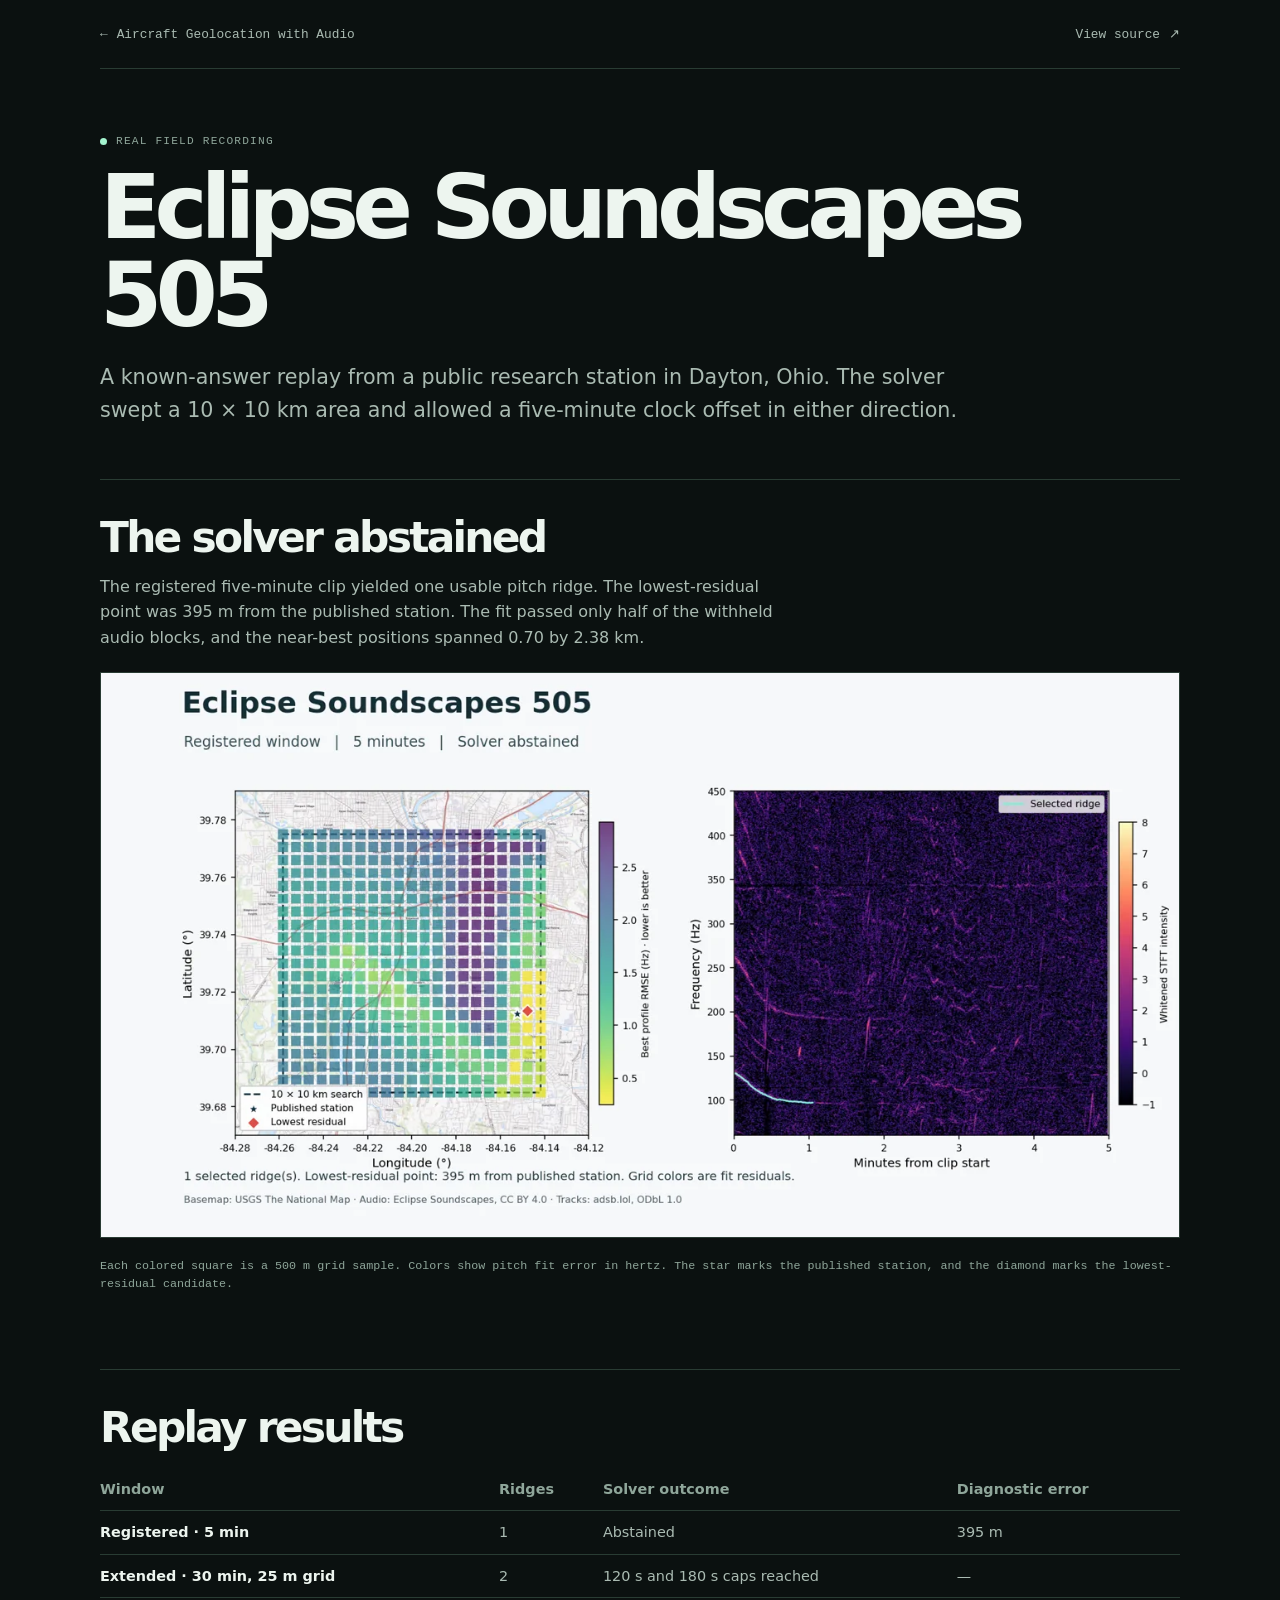
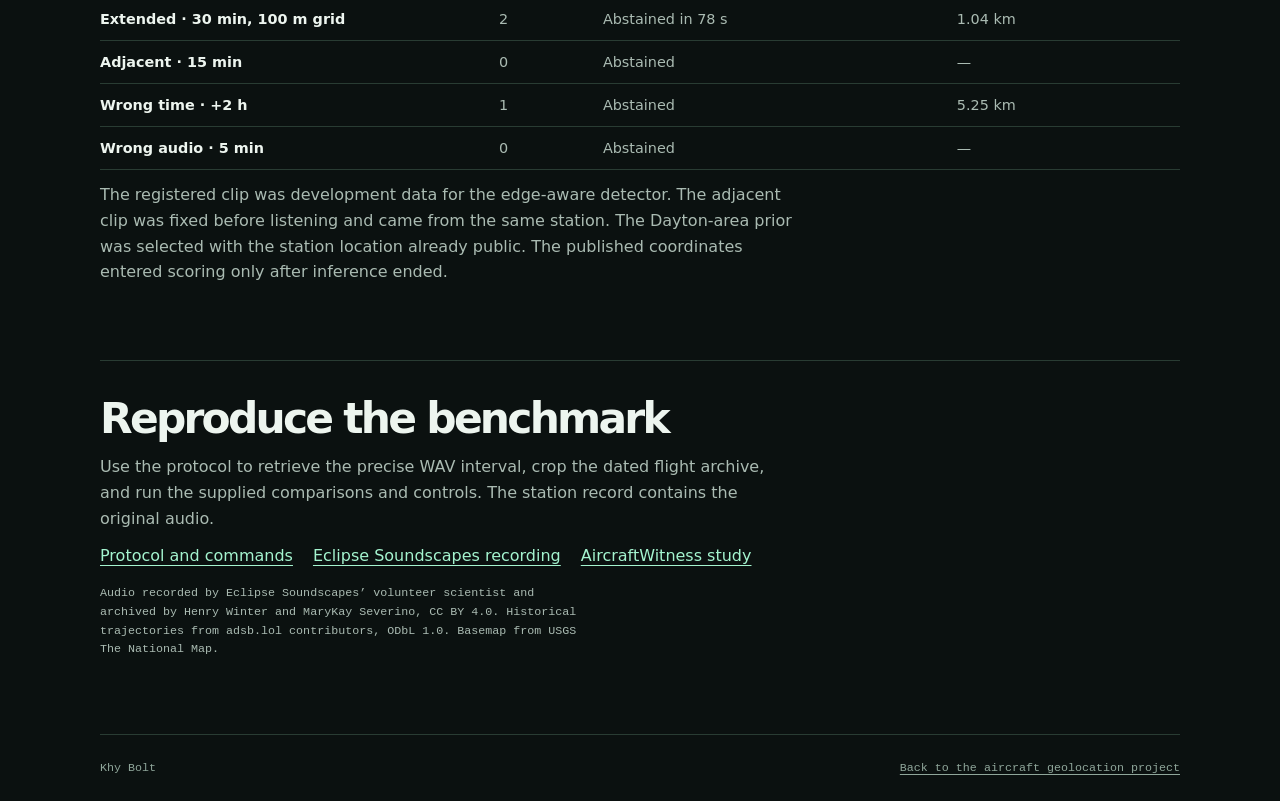
<file: doppler/field/index.html>
<!doctype html>
<html lang="en">
<head>
  <meta charset="utf-8">
  <meta name="viewport" content="width=device-width,initial-scale=1">
  <meta name="theme-color" content="#0b1110">
  <meta name="description" content="A known-answer Doppler benchmark with real Eclipse Soundscapes audio and historical ADS-B tracks.">
  <title>Field benchmark | Khy Bolt</title>
  <link rel="canonical" href="https://khybolt.github.io/doppler/field/">
  <link rel="icon" href="../assets/mark.svg" type="image/svg+xml">
  <link rel="stylesheet" href="../styles.css">
  <link rel="stylesheet" href="./field.css?v=theme1">
  <script src="../../assets/reference-theme.js?v=d18b26892c06b6e3"></script>
</head>
<body>
  <a class="skip" href="#result">Skip to the result</a>
  <header class="top shell">
    <a href="../" class="top-link"><span aria-hidden="true">←</span> Aircraft Geolocation with Audio</a>
    <a href="https://github.com/KhyBolt/aircraft-doppler" class="top-link source-link">View source <span aria-hidden="true">↗</span></a>
  </header>
  <main class="shell">
    <div class="field-intro">
      <p class="eyebrow"><span class="dot" aria-hidden="true"></span> Real field recording</p>
      <h1>Eclipse Soundscapes 505</h1>
      <p>A known-answer replay from a public research station in Dayton, Ohio. The solver swept a 10 × 10 km area and allowed a five-minute clock offset in either direction.</p>
    </div>
    <section class="chapter field-chapter" id="result" aria-labelledby="result-title">
      <h2 id="result-title">The solver abstained</h2>
      <p>The registered five-minute clip yielded one usable pitch ridge. The lowest-residual point was 395 m from the published station. The fit passed only half of the withheld audio blocks, and the near-best positions spanned 0.70 by 2.38 km.</p>
      <figure class="field-figure">
        <img src="./eclipse-505.webp" width="1300" height="681" alt="Dayton topo map with the 10 km search square, published station, and lowest-residual point beside the real recording’s spectrogram and selected ridge.">
        <figcaption class="caption">Each colored square is a 500 m grid sample. Colors show pitch fit error in hertz. The star marks the published station, and the diamond marks the lowest-residual candidate.</figcaption>
      </figure>
    </section>
    <section class="chapter field-chapter" aria-labelledby="runs-title">
      <h2 id="runs-title">Replay results</h2>
      <div class="field-table-wrap" tabindex="0" role="region" aria-label="Benchmark replay results">
        <table class="field-table">
          <thead><tr><th scope="col">Window</th><th scope="col">Ridges</th><th scope="col">Solver outcome</th><th scope="col">Diagnostic error</th></tr></thead>
          <tbody>
            <tr><th scope="row">Registered · 5 min</th><td>1</td><td>Abstained</td><td>395 m</td></tr>
            <tr><th scope="row">Extended · 30 min, 25 m grid</th><td>2</td><td>120 s and 180 s caps reached</td><td>—</td></tr>
            <tr><th scope="row">Extended · 30 min, 100 m grid</th><td>2</td><td>Abstained in 78 s</td><td>1.04 km</td></tr>
            <tr><th scope="row">Adjacent · 15 min</th><td>0</td><td>Abstained</td><td>—</td></tr>
            <tr><th scope="row">Wrong time · +2 h</th><td>1</td><td>Abstained</td><td>5.25 km</td></tr>
            <tr><th scope="row">Wrong audio · 5 min</th><td>0</td><td>Abstained</td><td>—</td></tr>
          </tbody>
        </table>
      </div>
      <p>The registered clip was development data for the edge-aware detector. The adjacent clip was fixed before listening and came from the same station. The Dayton-area prior was selected with the station location already public. The published coordinates entered scoring only after inference ended.</p>
    </section>
    <section class="chapter field-chapter" aria-labelledby="replay-title">
      <h2 id="replay-title">Reproduce the benchmark</h2>
      <p>Use the protocol to retrieve the precise WAV interval, crop the dated flight archive, and run the supplied comparisons and controls. The station record contains the original audio.</p>
      <div class="evidence-links">
        <a href="https://github.com/KhyBolt/aircraft-doppler/blob/main/benchmarks/eclipse-505-protocol.md">Protocol and commands</a>
        <a href="https://doi.org/10.5281/zenodo.21808323">Eclipse Soundscapes recording</a>
        <a href="https://arxiv.org/html/2611.08791v1#S4.SS2">AircraftWitness study</a>
      </div>
      <p class="caption">Audio recorded by Eclipse Soundscapes’ volunteer scientist and archived by Henry Winter and MaryKay Severino, CC BY 4.0. Historical trajectories from adsb.lol contributors, ODbL 1.0. Basemap from USGS The National Map.</p>
    </section>
  </main>
  <footer class="shell footer"><span>Khy Bolt</span><a href="../">Back to the aircraft geolocation project</a></footer>
</body>
</html>
</file>
<file: assets/home.css>
@font-face{font-family:Instrument;src:url(./fonts/noto-mono.ttf) format("truetype");font-display:swap}
:root{color-scheme:dark;--paper:#071113;--ink:#d1f4e7;--line:#567878;--mono:Instrument,ui-monospace,SFMono-Regular,monospace}
*,*::before,*::after{box-sizing:border-box}
html{min-height:100%}
[hidden]{display:none!important}
body{margin:0;min-height:100svh;background:var(--paper);color:var(--ink);font:400 .88rem/1.4 var(--mono)}
a{color:inherit}
button{color:inherit;font:inherit}
:focus-visible{outline:2px solid #d0ffee;outline-offset:5px}
::selection{background:#99deba;color:#021719}
.screen-reader{position:absolute;width:1px;height:1px;margin:-1px;padding:0;border:0;overflow:hidden;clip-path:inset(50%);white-space:nowrap}
.skip-link:focus{width:auto;height:auto;clip-path:none;z-index:5;top:12px;left:12px;margin:0;padding:12px;background:#091c1e}
.field{position:fixed;z-index:0;inset:0;pointer-events:none;overflow:hidden;background:#071113}
.field canvas,.field-fade{position:absolute;inset:0;width:100%;height:100%;display:block}
.field-fade{background:radial-gradient(ellipse 62% 51% at 50% 31%,#08171926 23%,transparent 66%),radial-gradient(ellipse 106% 93% at 51% 49%,transparent 46%,#02090984 100%)}
.shell{position:relative;z-index:1;width:min(1370px,calc(100% - 84px));margin:0 auto;padding:clamp(38px,7vw,100px) 0 clamp(98px,13vh,160px);min-width:0}
.masthead{display:flex;flex-direction:column;align-items:center;margin-bottom:clamp(44px,8.2vh,100px)}
.title{width:100%;max-width:1200px;text-align:center;display:grid;place-items:center;position:relative;margin:0;aspect-ratio:5.82;font:900 clamp(3.15rem,14vw,12.7rem)/1 var(--mono);letter-spacing:-.119em;text-transform:uppercase;color:#c8f4de}
.title #title-art{position:absolute;inset:0;width:100%;height:100%;display:block}
.title #title-fallback{position:relative;z-index:1}
.has-title #title-fallback{position:absolute;width:1px;height:1px;overflow:hidden;clip-path:inset(50%);letter-spacing:0}
.portfolio-label{font-size:clamp(.67rem,.9vw,.83rem);letter-spacing:.39em;padding-left:.39em;text-transform:uppercase;color:#b7dcd2;margin:clamp(9px,1.88vw,18px) 0 0;text-shadow:0 1px 8px #001c1a}
.project-grid{display:grid;grid-template-columns:repeat(3,minmax(0,1fr));gap:clamp(15px,2.25vw,32px);list-style:none;padding:0;margin:0}
.project-tile{position:relative;min-width:0}
.tile-link{display:block;position:relative;min-width:0;text-decoration:none;outline-offset:6px}
.tile-frame{
  width:100%;aspect-ratio:1.59;display:block;position:relative;overflow:hidden;border:1px solid #7eaaa883;background:#111f21 center/cover no-repeat;isolation:isolate
}
.tile-frame::after{position:absolute;inset:0;content:"";pointer-events:none;background:linear-gradient(150deg,#a3fff612 0%,transparent 40%,#0410101f 100%);box-shadow:inset 0 0 19px #07151845}
.tile-frame img{position:absolute;width:100%;height:100%;object-fit:cover;object-position:center;display:block;filter:brightness(.9) saturate(.77) contrast(.97)}
.tile-frame img[hidden]{display:none!important}
.tile-link:hover .tile-frame,.tile-link:focus-visible .tile-frame,.project-tile:focus-within .tile-frame{border-color:#d6fff3}
.tile-link:hover img,.project-tile:focus-within img{filter:none}
.tile-title{
  display:flex;justify-content:space-between;align-items:flex-start;gap:10px;font-size:clamp(.72rem,1vw,.91rem);color:#defff6;
  min-height:42px;padding:10px 0 8px;position:relative;text-shadow:0 2px 12px #081518,0 1px 2px #001615
}
.tile-title>span:first-child{font-weight:400}
.tile-arrow{opacity:.75;font-size:1.1em;line-height:1;transform:translateY(0);transition:transform .16s ease}
.tile-link:hover .tile-arrow,.tile-link:focus-visible .tile-arrow{opacity:1;transform:translate(2px,-2px)}
.frame-step{position:absolute;right:6px;bottom:48px;min-width:51px;min-height:44px;border:1px solid #83aeab;background:#102326f5;font-size:.63rem;color:#e4fdf8;cursor:pointer;padding:0 8px;opacity:0;pointer-events:none}
.project-tile:hover .frame-step,.project-tile:focus-within .frame-step{opacity:1;pointer-events:auto}
.frame-step:hover{background:#264343}
.motion-control{width:44px;height:44px;display:grid;place-items:center;position:fixed;bottom:max(14px,env(safe-area-inset-bottom));right:max(18px,env(safe-area-inset-right));z-index:3;background:#0a191bdf;border:1px solid #668989;cursor:pointer}
.motion-control:hover{background:#153437;border-color:#a7e2d6}
.motion-control:disabled{cursor:default;opacity:.7}
#motion-icon{display:block;width:17px;height:17px;position:relative}
#motion-icon::after{content:"";position:absolute;inset:2px 4px;border-inline:2px solid currentColor}
.motion-control[data-paused="true"] #motion-icon::after{inset:1px 2px 1px 5px;border:0;clip-path:polygon(0 0,100% 50%,0 100%);background:currentColor}
.motion-control[data-reduced="true"] #motion-icon::after{inset:8px 3px auto;height:2px;border:0;background:currentColor}
@media (max-width:880px){.shell{width:calc(100% - 52px);padding-top:clamp(32px,7vw,64px)}.project-grid{gap:14px}.tile-title{letter-spacing:-.025em}}
@media (max-width:620px){
  .shell{width:calc(100% - 34px);max-width:489px;padding-top:37px;padding-bottom:80px}
  .title{aspect-ratio:5.2;letter-spacing:-.115em}
  .masthead{margin-bottom:57px}.portfolio-label{margin-top:9px}
  .project-grid{grid-template-columns:minmax(0,1fr);gap:14px}
  .tile-title{font-size:.77rem;min-height:43px;padding-top:9px}
  .tile-frame{aspect-ratio:1.68}
  .frame-step{opacity:1;pointer-events:auto}
  .motion-control{right:9px;bottom:max(8px,env(safe-area-inset-bottom))}
}
@media (hover:none),(pointer:coarse){.frame-step{opacity:1;pointer-events:auto}}
@media (prefers-reduced-motion:reduce){*,*::before,*::after{transition:none!important;animation:none!important}}
</file>
<file: assets/reference.css>
@font-face {
  font-family: Reference Geist;
  src: url(./fonts/geist-mono.ttf) format("truetype");
  font-weight: 100 900;
  font-display: swap;
}
body.reference { --paper: #000; }
.reference .field { background: #000; }
.reference .project-grid { width: 89%; margin-inline: auto; }
.reference #ocean-canvas { font-family: Reference Geist, ui-monospace, Menlo, monospace; }
.reference .field-fade {
  background: radial-gradient(ellipse 101% 90% at 52% 44%, transparent 54%, #0007 100%);
}
.reference-actions {
  position: fixed;
  right: max(18px, env(safe-area-inset-right));
  bottom: max(14px, env(safe-area-inset-bottom));
  z-index: 3;
  display: flex;
  align-items: center;
}
.theme-switch {
  width: 66px;
  height: 44px;
  border: 0;
  background: transparent;
  display: grid;
  place-items: center;
  padding: 0;
  border-radius: 24px;
  cursor: pointer;
}
.theme-track {
  display: block;
  position: relative;
  width: 66px;
  height: 34px;
  border-radius: 99px;
  border: 1px solid #465354;
  background: #11191b;
  box-shadow: 0 3px 10px #0004;
  transition: background-color .22s ease, border-color .22s ease;
}
.theme-switch:hover .theme-track { border-color: #84a0a2; }
.theme-knob {
  display: grid;
  place-items: center;
  position: absolute;
  left: 3px;
  top: 3px;
  width: 26px;
  height: 26px;
  border-radius: 50%;
  color: #e9f2ff;
  background: #31414e;
  transition: transform .28s cubic-bezier(.24,.76,.29,.99), color .22s ease, background-color .22s ease;
}
.theme-knob svg {
  position: absolute;
  width: 17px;
  height: 17px;
  transition: opacity .18s ease, transform .28s cubic-bezier(.24,.76,.29,.99);
}
.theme-sun { opacity: 0; transform: rotate(-45deg) scale(.72); }
.theme-moon { opacity: 1; transform: rotate(0deg) scale(1); }
[data-reference-theme="light"] { color-scheme: light; }
[data-reference-theme="light"] .reference { --paper: #fff; --ink: #173735; }
[data-reference-theme="light"] .reference .field { background: #fff; }
[data-reference-theme="light"] .reference .field-fade {
  background: radial-gradient(ellipse 61% 53% at 52% 54%, #2230390e, transparent 82%);
}
[data-reference-theme="light"] .reference .title { color: #173631; }
[data-reference-theme="light"] .reference #title-art { filter: brightness(.39) saturate(.73); }
[data-reference-theme="light"] .reference .portfolio-label,
[data-reference-theme="light"] .reference .tile-title {
  color: #152d2b;
  text-shadow: 0 0 6px #fffffff2, 0 1px 2px #fff, 0 -1px 2px #fff;
}
[data-reference-theme="light"] .reference .tile-frame { border-color: #5a78778a; }
[data-reference-theme="light"] .reference .tile-link:hover .tile-frame,
[data-reference-theme="light"] .reference .tile-link:focus-visible .tile-frame { border-color: #285252; }
[data-reference-theme="light"] .reference :focus-visible { outline-color: #205651; }
[data-reference-theme="light"] .reference .skip-link { color: #142c2a; background: #fff; }
[aria-checked="true"] .theme-track { background: #ebefec; border-color: #839590; box-shadow: 0 3px 10px #0d282223; }
[aria-checked="true"] .theme-knob { transform: translateX(32px); color: #734509; background: #fff; box-shadow: 0 1px 4px #25342b26; }
[aria-checked="true"] .theme-sun { opacity: 1; transform: rotate(0deg) scale(1); }
[aria-checked="true"] .theme-moon { opacity: 0; transform: rotate(45deg) scale(.72); }
@media (max-width:620px) {
  .reference .project-grid { width: 94%; }
  .reference-actions { right: max(9px, env(safe-area-inset-right)); bottom: max(8px, env(safe-area-inset-bottom)); }
}
@media (prefers-reduced-motion:reduce) {
  .theme-track, .theme-knob, .theme-knob svg { transition: none; }
}
</file>
<file: assets/public.css>
.public-portfolio { overflow-x: clip; }
/* Keep the fixed ocean width stable when a view needs a document scrollbar. */
.public-portfolio .field { width: 100vw; }
.public-portfolio .shell.portfolio-shell { padding-top: 0; }

.portfolio-nav {
  --nav-ink: #fbfcfa;
  --nav-frost: rgba(0, 0, 0, .26);
  position: fixed;
  top: max(12px, env(safe-area-inset-top));
  right: max(20px, env(safe-area-inset-right));
  z-index: 3;
  display: flex;
  gap: 1rem;
}
[data-reference-theme="light"] .portfolio-nav {
  --nav-ink: #121512;
  --nav-frost: rgba(255, 255, 252, .26);
}
.portfolio-nav a {
  position: relative;
  display: inline-flex;
  align-items: center;
  min-height: 44px;
  gap: .3rem;
  color: var(--nav-ink);
  font-size: .94rem;
  text-decoration: none;
  -webkit-tap-highlight-color: transparent;
  text-shadow: var(--glass-text-shadow);
}
.portfolio-nav a::before {
  position: absolute;
  inset: 8px -7px;
  z-index: -1;
  background: var(--nav-frost);
  -webkit-backdrop-filter: blur(2.5px);
  backdrop-filter: blur(2.5px);
  -webkit-mask-image: radial-gradient(ellipse, #000 42%, transparent 79%);
  mask-image: radial-gradient(ellipse, #000 42%, transparent 79%);
  pointer-events: none;
  content: "";
}
.portfolio-nav a::after {
  position: absolute;
  inset-inline: 0;
  bottom: calc(50% - .64rem);
  height: 1px;
  background: currentColor;
  opacity: .55;
  pointer-events: none;
  content: "";
}
.portfolio-nav a:hover::after,
.portfolio-nav a:focus-visible::after { opacity: .9; }
.portfolio-views { position: relative; }
.portfolio-view { min-width: 0; }
.portfolio-view.is-departing {
  position: absolute;
  inset-inline: 0;
  top: var(--departure-top);
  pointer-events: none;
}

#ask { padding-top: clamp(11.5rem, 33.5svh, 25rem); }
.portfolio-projects {
  --project-caption-tint: rgb(0 0 0 / .48);
  color: var(--focal-ink);
  padding-top: clamp(5.25rem, 12svh, 8rem);
}
:root[data-reference-theme="light"] .portfolio-projects {
  --project-caption-tint: rgb(255 255 252 / .55);
}
.portfolio-projects .masthead {
  position: relative;
  align-items: flex-start;
  gap: .6rem;
  margin: 0 0 clamp(1.45rem, 4vw, 2.75rem);
  text-shadow: var(--glass-text-shadow);
}
.portfolio-projects .masthead::before {
  content: "";
  position: absolute;
  pointer-events: none;
  inset: -1.75rem auto -.85rem -2.5rem;
  width: min(34rem, 95vw);
  background: var(--focal-tint);
  -webkit-backdrop-filter: blur(4.5px) saturate(.93);
  backdrop-filter: blur(4.5px) saturate(.93);
  -webkit-mask-image: radial-gradient(ellipse at 42% 50%, #000c 9%, #0008 50%, transparent 100%);
  mask-image: radial-gradient(ellipse at 42% 50%, #000c 9%, #0008 50%, transparent 100%);
}
.portfolio-projects .portfolio-name { margin-inline-start: -.035em; }
.portfolio-projects .portfolio-headline {
  margin-inline-start: -.07em;
  letter-spacing: -.022em;
}
.portfolio-projects .project-grid {
  width: 100%;
  grid-template-columns: repeat(2, minmax(0, 25rem));
  justify-content: start;
  margin: 0;
}
.portfolio-projects .tile-link {
  padding: .375rem;
  border: 1px solid var(--glass-edge);
  border-radius: .65rem;
  background: var(--glass-fill);
  box-shadow: inset 0 0 0 .5px var(--glass-bevel), inset 0 1px 0 var(--glass-glint);
  -webkit-backdrop-filter: var(--glass-filter);
  backdrop-filter: var(--glass-filter);
}
.portfolio-projects .tile-link:hover,
.portfolio-projects .project-tile:focus-within .tile-link { border-color: var(--glass-active-edge); }
.portfolio-projects .tile-frame {
  border: 0;
  border-radius: .35rem;
  background: var(--glass-fill);
}
.portfolio-projects .tile-frame::after {
  background: linear-gradient(155deg, var(--glass-glint), transparent 36%);
  box-shadow: none;
  opacity: .24;
}
.public-portfolio .portfolio-projects .tile-title {
  position: relative;
  isolation: isolate;
  color: var(--focal-ink);
  padding-inline: .35rem;
  text-shadow: var(--glass-text-shadow);
}
.public-portfolio .portfolio-projects .tile-title::before {
  content: "";
  position: absolute;
  z-index: -1;
  pointer-events: none;
  inset: 0;
  background: var(--project-caption-tint);
  -webkit-mask-image: linear-gradient(transparent, #000 28%, #000 68%, transparent);
  mask-image: linear-gradient(transparent, #000 28%, #000 68%, transparent);
}
.portfolio-projects .frame-step {
  right: 13px;
  bottom: 52px;
  -webkit-tap-highlight-color: transparent;
  border-color: var(--glass-active-edge);
  border-radius: .35rem;
  background: var(--answer-fill);
  color: var(--focal-ink);
}

.portfolio-projects .frame-step:active { border-color: var(--glass-keyboard); }

.public-portfolio .portfolio-nav a:focus-visible,
.public-portfolio .portfolio-projects .tile-link:focus-visible,
.public-portfolio .portfolio-projects .frame-step:focus-visible {
  outline: 2px solid var(--glass-keyboard);
  outline-offset: 3px;
}
.public-portfolio .portfolio-view .portfolio-headline:focus { outline: none; }

@media (max-width: 620px) {
  #ask { padding-top: clamp(11rem, 33.5svh, 19rem); }
  .portfolio-projects .project-grid { grid-template-columns: minmax(0, 25rem); }
}

.portfolio-wake {
  position: absolute;
  top: clamp(4.5rem, 13svh, 8rem);
  left: 0;
  z-index: 2;
  width: clamp(3.5rem, 7vw, 6rem);
  height: clamp(11rem, 43svh, 23rem);
  border-right: 1px solid var(--glass-active-edge);
  border-radius: 50%;
  box-shadow: 3px 0 10px -6px var(--glass-glint);
  mask-image: linear-gradient(transparent 8%, #000 46%, transparent 94%);
  pointer-events: none;
}

.corner-pond-description { display: block; margin-top: .15rem; }
.corner-pond-link .tile-title { min-height: 53px; padding-block: .3rem; }
.corner-pond-link small { font-size: .75rem; font-weight: 400; }
.corner-pond-link .tile-frame img { object-fit: contain; }
.corner-pond-gallery {
  width: min(54rem, calc(100% - 2rem));
  max-height: calc(100% - 2rem);
  padding: clamp(.75rem, 2vw, 1.4rem);
  border: 1px solid var(--answer-edge);
  border-radius: .75rem;
  background: var(--answer-fill);
  color: var(--focal-ink);
}
.corner-pond-gallery::backdrop { background: rgb(0 0 0 / .36); }
.corner-pond-gallery header {
  display: flex;
  align-items: center;
  justify-content: space-between;
  gap: 1rem;
  margin-bottom: .8rem;
}
.corner-pond-gallery h2 { margin: 0; font-size: 1.1rem; }
.corner-pond-gallery button {
  min-height: 44px;
  padding-inline: .8rem;
  border: 1px solid var(--glass-active-edge);
  border-radius: .4rem;
  background: var(--glass-button);
  color: inherit;
  font: inherit;
  cursor: pointer;
}
@media (hover: hover) {
  .corner-pond-gallery button:hover { background: var(--glass-button-active); }
}
.corner-pond-gallery button:active {
  background: var(--glass-button-active);
  border-color: var(--glass-keyboard);
  box-shadow: inset 0 1px 2px var(--glass-bevel);
}
.corner-pond-gallery button:focus-visible { outline: 2px solid var(--glass-keyboard); outline-offset: 2px; }
.corner-pond-photos { display: grid; gap: .65rem; }
.corner-pond-photos img { display: block; justify-self: center; max-width: 100%; height: auto; border-radius: .35rem; }
</file>
<file: assets/ask.css>
.public-portfolio .shell {
  padding-top: clamp(11.5rem, 33.5svh, 25rem);
}

.public-portfolio {
  --focal-ink: #f2f7f5;
  --focal-muted: #c5d0cd;
  --focal-tint: rgba(250, 250, 247, .045);
  --glass-fill: rgba(0, 0, 0, .035);
  --glass-edge: rgba(182, 190, 195, .14);
  --glass-bevel: rgba(213, 218, 222, .10);
  --glass-glint: rgba(255, 255, 255, .22);
  --glass-active-edge: rgba(220, 226, 230, .30);
  --glass-keyboard: #c9d0d2;
  --glass-button: rgba(245, 245, 245, .10);
  --glass-button-active: rgba(245, 245, 245, .18);
  --glass-ink: #f7f8f5;
  --glass-muted: #d2d6d5;
  --glass-text-shadow: 0 0 2px #000e;
  --glass-text-edge: rgba(0, 0, 0, .94);
  --answer-fill: rgba(13, 20, 20, .94);
  --answer-edge: #536660;
  --glass-filter: blur(.55px) saturate(1.07);
}
.portfolio-focal {
  position: relative;
  display: grid;
  justify-items: center;
  gap: clamp(.95rem, 1.7vw, 1.35rem);
  margin: 0 auto clamp(1.85rem, 5vmin, 3.6rem);
  color: var(--focal-ink);
}
[data-reference-theme="light"] .public-portfolio {
  --focal-ink: #171c1a;
  --focal-muted: #46504b;
  --focal-tint: rgba(255, 255, 253, .34);
  --glass-fill: rgba(255, 255, 252, .045);
  --glass-edge: rgba(119, 120, 111, .26);
  --glass-bevel: rgba(129, 129, 120, .12);
  --glass-glint: rgba(255, 255, 253, .72);
  --glass-active-edge: rgba(97, 98, 91, .46);
  --glass-keyboard: #444641;
  --glass-button: rgba(63, 65, 59, .14);
  --glass-button-active: rgba(63, 65, 59, .22);
  --glass-ink: #252822;
  --glass-muted: #454944;
  --glass-text-shadow: 0 0 2px #fffe;
  --glass-text-edge: rgba(255, 255, 253, .94);
  --answer-fill: rgba(248, 251, 248, .94);
  --answer-edge: #85958d;
}

.portfolio-focal .masthead::before {
  position: absolute;
  top: -5rem;
  bottom: -1.1rem;
  left: 50%;
  width: min(calc(100vw - 8px), 73rem);
  transform: translateX(-50%);
  content: "";
  pointer-events: none;
  background: var(--focal-tint);
  -webkit-backdrop-filter: blur(5.25px) saturate(.94);
  backdrop-filter: blur(5.25px) saturate(.94);
  -webkit-mask-image: radial-gradient(ellipse at 50% 54%, #000c 9%, #000a 32%, #0003 62%, #0001 80%, transparent 100%);
  mask-image: radial-gradient(ellipse at 50% 54%, #000c 9%, #000a 32%, #0003 62%, #0001 80%, transparent 100%);
}
.portfolio-focal > * { position: relative; }
.portfolio-focal .masthead { margin: 0; gap: .6rem; text-align: center; }
.portfolio-name {
  position: relative;
  margin: 0;
  color: var(--focal-muted);
  font: 400 .9rem/1.35 "Reference Geist", ui-monospace, monospace;
  letter-spacing: .035em;
}
.portfolio-headline {
  position: relative;
  margin: 0;
  color: var(--focal-ink);
  font: 300 clamp(2.35rem, 4.35vw, 4.65rem)/1.03 "Helvetica Neue", "Segoe UI", Arial, sans-serif;
  letter-spacing: -.062em;
  text-wrap: balance;
}

.portfolio-ask {
  --glass-fill: rgba(17, 17, 16, .12);
  --glass-filter: blur(.85px) saturate(1);
  width: min(100%, 64vw, 56rem);
  min-width: 0;
  font-family: "Helvetica Neue", "Segoe UI", Arial, sans-serif;
}
[data-reference-theme="light"] .portfolio-ask {
  --glass-fill: rgba(249, 248, 241, .16);
}
.portfolio-ask [hidden] { display: none; }
.portfolio-ask form {
  display: flex;
  align-items: flex-start;
  gap: .2rem;
  min-height: 3.5rem;
  padding: calc((3.5rem - 44px) / 2 - 1px) .35rem calc((3.5rem - 44px) / 2 - 1px) .9rem;
  border: 1px solid var(--glass-edge);
  border-radius: .65rem;
  color: var(--glass-ink);
  position: relative;
  background: var(--glass-fill);
  box-shadow: inset 0 0 0 .5px var(--glass-bevel), 0 2px 8px rgba(0, 0, 0, .05);
  -webkit-backdrop-filter: var(--glass-filter);
  backdrop-filter: var(--glass-filter);
}
.portfolio-ask form::before,
.portfolio-ask form::after,
.ask-status.ask-empty::before,
.ask-status.ask-empty::after {
  content: "";
  position: absolute;
  inset-inline: 9px;
  height: 4px;
  pointer-events: none;
  backdrop-filter: none;
}
.portfolio-ask form::before,
.ask-status.ask-empty::before {
  top: 0;
  border-top: 1px solid transparent;
  border-image: linear-gradient(90deg, transparent 3%, var(--glass-glint) 34%, transparent 74%) 1;
}
.portfolio-ask form::after,
.ask-status.ask-empty::after {
  bottom: 0;
  border-bottom: 1px solid transparent;
  border-image: linear-gradient(90deg, transparent 28%, var(--glass-glint) 72%, transparent 97%) 1;
}
.portfolio-ask form:focus-within {
  border-color: var(--glass-active-edge);
}
.portfolio-ask form:not([data-pointer-focus]):has(textarea:focus-visible) {
  outline: 2px solid var(--glass-keyboard);
  outline-offset: 3px;
}
.portfolio-ask textarea {
  --ask-line: 22px;
  --ask-padding: 11px;
  flex: 1;
  box-sizing: border-box;
  width: 0;
  min-width: 0;
  min-height: 44px;
  max-height: calc(5 * var(--ask-line) + 2 * var(--ask-padding));
  padding: var(--ask-padding) .25rem;
  field-sizing: content;
  resize: none;
  overflow-y: auto;
  overflow-wrap: anywhere;
  scrollbar-width: thin;
  border: 0;
  border-radius: .25rem;
  outline: none;
  background: transparent;
  color: inherit;
  font: inherit;
  font-size: 1rem;
  line-height: var(--ask-line);
  text-shadow: var(--glass-text-shadow);
  -webkit-text-stroke: 1.8px var(--glass-text-edge);
  paint-order: stroke fill;
}
.portfolio-ask textarea::placeholder {
  color: var(--glass-muted);
  font-weight: 350;
  letter-spacing: -.012em;
  opacity: 1;
}
.portfolio-ask button[type="submit"] {
  display: grid;
  position: relative;
  place-items: center;
  flex: 0 0 44px;
  min-height: 44px;
  padding: 0;
  border: 0;
  border-radius: .4rem;
  background: transparent;
  color: var(--glass-ink);
  cursor: pointer;
}
.portfolio-ask button[type="submit"]::before {
  content: "";
  position: absolute;
  inset: 7px;
  border-radius: .35rem;
  background: var(--glass-button);
}
.portfolio-ask button[type="submit"] svg { position: relative; }
.portfolio-ask button[type="submit"]:hover::before,
.portfolio-ask button[type="submit"]:focus-visible::before { background: var(--glass-button-active); }
.portfolio-ask button[type="submit"]:focus-visible { outline: 2px solid var(--glass-keyboard); outline-offset: 1px; }
.portfolio-ask button:disabled { opacity: .55; cursor: wait; }
.ask-status.ask-empty {
  position: relative;
  /* Center on the text field, allowing for the send button. */
  inset-inline-end: 1.25rem;
  display: flex;
  align-items: center;
  gap: .45rem;
  inline-size: fit-content;
  max-inline-size: calc(100% - 2.5rem);
  margin: .35rem auto 0;
  padding: .38rem .6rem;
  border: 1px solid var(--glass-active-edge);
  border-color: color-mix(in srgb, var(--glass-active-edge) 90%, var(--glass-keyboard));
  border-radius: .65rem;
  background: var(--glass-fill);
  background: color-mix(in srgb, var(--glass-fill) 92%, var(--glass-text-edge));
  box-shadow: inset 0 0 0 .5px var(--glass-bevel), 0 2px 8px rgba(0, 0, 0, .05);
  -webkit-backdrop-filter: var(--glass-filter);
  backdrop-filter: var(--glass-filter);
}
.ask-empty .ask-status-text {
  min-inline-size: 0;
  color: var(--glass-muted);
  font-size: 1rem;
  font-weight: 350;
  line-height: 22px;
  letter-spacing: -.012em;
  text-shadow: var(--glass-text-shadow);
  -webkit-text-stroke: 1.8px var(--glass-text-edge);
  paint-order: stroke fill;
  overflow-wrap: anywhere;
}
.ask-status.ask-pending {
  margin: 0;
  padding-inline: .5rem;
  color: var(--glass-ink);
  font-size: .875rem;
  line-height: 1.35;
}
.ask-empty-icon { display: none; }
.ask-empty .ask-empty-icon {
  display: grid;
  place-items: center;
  flex: none;
  inline-size: 1.3rem;
  block-size: 1.3rem;
  border-radius: .2rem;
  background: #b8540e;
  color: #fff;
  font-size: 1rem;
  font-weight: 700;
  line-height: 1;
}
.portfolio-ask .ask-answer {
  margin-top: .65rem;
  padding: .85rem 1rem .3rem;
  border: 1px solid var(--answer-edge);
  border-radius: .65rem;
  background: var(--answer-fill);
  font-size: 1rem;
  line-height: 1.5;
  overflow-wrap: anywhere;
}
.ask-answer p { margin: 0 0 .35rem; }
.ask-answer ul { display: flex; flex-wrap: wrap; gap: 0 .9rem; list-style: none; padding: 0; margin: 0; }
.ask-answer ul:empty { display: none; }
.ask-answer a { display: inline-flex; align-items: center; min-height: 44px; color: inherit; font-size: .875rem; text-underline-offset: .2em; }

@media (max-width: 620px) {
  .public-portfolio .shell { padding-top: clamp(11rem, 33.5svh, 19rem); }
  .portfolio-focal .masthead::before { top: -3.5rem; bottom: -.85rem; }
  .portfolio-headline { font-size: clamp(1.6rem, 7.25vw, 2.65rem); }
  .portfolio-ask { width: 100%; }
}

/* The conversation uses the same header and composer as the landing view. */
html:has(#ask[data-conversation]:not([hidden], [inert])),
html:has(#ask[data-conversation]:not([hidden], [inert])) body {
  overflow: hidden;
}
body:has(#ask[data-conversation]:not([hidden], [inert])) .portfolio-shell { padding-bottom: 0; }

#ask[data-conversation] { padding-top: 0; }
#ask[data-conversation] .portfolio-focal {
  block-size: var(--ask-viewport-height, 100dvh);
  margin: 0;
  padding-block: max(1.75rem, env(safe-area-inset-top)) max(1.1rem, env(safe-area-inset-bottom));
  grid-template-rows: auto minmax(0, 1fr);
  gap: .65rem;
  transform: translateY(var(--ask-viewport-top, 0px));
}
#ask[data-conversation] .portfolio-ask {
  display: grid;
  min-block-size: 0;
  grid-template-rows: minmax(0, 1fr) auto;
  gap: .55rem;
}
#ask[data-conversation] .ask-composer {
  display: flex;
  flex-direction: column-reverse;
  gap: .4rem;
}
#ask[data-conversation] .ask-status.ask-answer { margin: 0; padding-block: .6rem; }
#ask[data-conversation] .ask-status.ask-empty { margin-block-start: 0; }
.ask-transcript {
  min-block-size: 0;
  overflow-y: auto;
  overscroll-behavior-block: contain;
  scrollbar-width: none;
  padding: .65rem .5rem;
}
.ask-transcript::-webkit-scrollbar { display: none; }
.ask-transcript:focus-visible {
  outline: 2px solid var(--glass-keyboard);
  outline-offset: -2px;
  border-radius: .65rem;
}
.ask-log {
  display: grid;
  gap: .48rem;
  margin: 0;
  padding: 0;
  list-style: none;
}
.ask-turn {
  justify-self: start;
  inline-size: fit-content;
  max-inline-size: min(86%, 59ch);
  min-inline-size: 0;
  padding: .62rem .82rem;
  border-radius: .9rem;
  border-end-start-radius: .43rem;
  transform-origin: left 60%;
  background: var(--ask-reply-fill, rgb(13 19 18 / .58));
  box-shadow: inset 0 0 0 .5px var(--glass-bevel);
  -webkit-backdrop-filter: blur(5px) saturate(.97);
  backdrop-filter: blur(5px) saturate(.97);
  color: var(--glass-ink);
  font-size: .96rem;
  line-height: 1.46;
  overflow-wrap: anywhere;
}
.ask-turn.visitor {
  justify-self: end;
  max-inline-size: min(86%, 48ch);
  border-end-start-radius: .9rem;
  border-end-end-radius: .43rem;
  transform-origin: right 60%;
  background: var(--ask-visitor-fill, rgb(32 37 34 / .62));
}
.ask-turn.visitor:not(:first-child) { margin-block-start: .3rem; }
[data-reference-theme="light"] .ask-turn {
  --ask-reply-fill: rgb(251 250 246 / .75);
  --ask-visitor-fill: rgb(226 233 229 / .70);
}
.ask-turn p { margin: 0; white-space: pre-wrap; }
.ask-answer-list {
  margin: 0;
  padding-inline-start: 1.35em;
  list-style: disc;
  white-space: pre-wrap;
}
ol.ask-answer-list { list-style-type: decimal; }
.ask-turn > p + .ask-answer-list,
.ask-turn > .ask-answer-list + p { margin-block-start: .45em; }
.ask-answer-list > li + li { margin-block-start: .2em; }
.ask-proof {
  display: flex;
  flex-wrap: wrap;
  gap: 0 .9rem;
  margin: .15rem 0 -.25rem;
  padding: 0;
  list-style: none;
}
.ask-resume {
  display: flex;
  flex-wrap: wrap;
  gap: 0 .8rem;
  inline-size: fit-content;
  max-inline-size: 100%;
  box-sizing: border-box;
  margin-block-start: .5rem;
  padding-inline: .6rem;
  border: 1px solid var(--glass-bevel);
  border-radius: .65rem;
}
.ask-resume a,
.ask-proof a {
  display: inline-flex;
  align-items: center;
  min-block-size: 44px;
  color: inherit;
  font-size: .875rem;
  text-underline-offset: .22em;
}
.ask-resume a:focus-visible,
.ask-proof a:focus-visible { outline-color: var(--glass-keyboard); }
@media (forced-colors: active) {
  .ask-status.ask-empty { background: Canvas; border-color: ButtonText; }
  .ask-empty .ask-status-text { color: CanvasText; -webkit-text-stroke: 0; }
  .ask-empty .ask-empty-icon { background: Highlight; color: HighlightText; forced-color-adjust: none; }
  .ask-transcript { scrollbar-width: auto; }
  .ask-transcript::-webkit-scrollbar { display: revert; }
  .ask-transcript:focus-visible { outline-color: Highlight; }
  .ask-turn, .ask-turn.visitor {
    background: Canvas;
    color: CanvasText;
    outline: 1px solid ButtonText;
    outline-offset: -1px;
  }
}
@media (max-width: 760px) {
  #ask[data-conversation] .portfolio-focal {
    container: ask-layout / size;
    padding-block-start: calc(max(12px, env(safe-area-inset-top)) + 3rem);
    padding-block-end: max(.6rem, env(safe-area-inset-bottom));
  }
  body:has(#ask[data-conversation]:not([hidden], [inert])) .portfolio-nav {
    top: calc(var(--ask-viewport-top, 0px) + max(12px, env(safe-area-inset-top)));
  }
  body:has(#ask[data-conversation]:not([hidden], [inert])) .reference-actions {
    top: calc(var(--ask-viewport-top, 0px) + max(12px, env(safe-area-inset-top)));
    bottom: auto;
    right: calc(max(20px, env(safe-area-inset-right)) + 100px);
  }
}
@media (max-height: 470px) {
  #ask[data-conversation] .portfolio-focal { gap: .35rem; }
  #ask[data-conversation] .portfolio-focal .masthead { gap: .18rem; }
  #ask[data-conversation] .portfolio-ask { gap: .35rem; }
}
@container ask-layout (max-height: 320px) {
  #ask[data-conversation] form { min-height: 46px; padding-block: 0; }
  #ask[data-conversation] textarea {
    max-height: clamp(44px, calc(100cqh - 10rem), 88px);
  }
}
</file>
<file: assets/about.css>
.public-portfolio {
  --about-top: max(12px, env(safe-area-inset-top));
  --about-left: max(16px, env(safe-area-inset-left));
  --about-right: max(16px, env(safe-area-inset-right));
  --about-bottom: max(14px, env(safe-area-inset-bottom));
  --about-target: 44px;
  /* Match the Ask bar's locally scoped glass fill. */
  --control-glass-fill: rgba(17, 17, 16, .12);
}

[data-reference-theme="light"] .public-portfolio {
  --control-glass-fill: rgba(249, 248, 241, .16);
}

.public-portfolio .reference-actions {
  inset: var(--about-top) auto auto max(20px, env(safe-area-inset-left));
}

@media (max-width: 760px) {
  body.public-portfolio:has(#ask[data-conversation]:not([hidden], [inert])) .reference-actions {
    /* The chat stylesheet still supplies the visual viewport top offset. */
    right: auto;
    bottom: auto;
  }
}

.site-about-trigger,
.site-about-close {
  inline-size: var(--about-target);
  block-size: var(--about-target);
  display: grid;
  place-items: center;
  padding: 0;
  border: 0;
  border-radius: 50%;
  background: transparent;
  color: var(--glass-ink);
  cursor: pointer;
  touch-action: manipulation;
  -webkit-tap-highlight-color: transparent;
}

.site-about-trigger {
  position: fixed;
  z-index: 3;
  right: var(--about-right);
  bottom: var(--about-bottom);
}

.public-portfolio:has(#ask:is([hidden], [inert])) .site-about-trigger {
  display: none;
}

.site-about-trigger[data-about-obscured] {
  visibility: hidden;
}

.public-portfolio .theme-track,
.site-about-trigger > span {
  background: var(--control-glass-fill);
  border-color: var(--glass-active-edge);
  border-color: color-mix(in srgb, var(--glass-active-edge), var(--glass-keyboard) 35%);
  box-shadow: inset 0 0 0 .5px var(--glass-bevel), 0 2px 8px rgba(0, 0, 0, .05);
  -webkit-backdrop-filter: blur(.85px);
  backdrop-filter: blur(.85px);
}

.public-portfolio .theme-knob {
  color: var(--glass-ink);
  background: var(--glass-button);
  box-shadow: none;
}

.site-about-trigger > span {
  inline-size: 30px;
  block-size: 30px;
  display: grid;
  place-items: center;
  border-width: 1px;
  border-style: solid;
  border-radius: inherit;
  font: 550 .96rem/1 "Helvetica Neue", "Segoe UI", Arial, sans-serif;
  text-shadow: var(--glass-text-shadow);
}

.public-portfolio .theme-switch:is(:hover, :focus-visible) .theme-track,
.site-about-trigger:is(:hover, :focus-visible) > span {
  border-color: var(--glass-keyboard);
}

.public-portfolio .theme-switch:is(:hover, :focus-visible) .theme-knob {
  background: var(--glass-button-active);
}

.public-portfolio :is(.theme-switch, .site-about-trigger):focus-visible,
.site-about-close:focus-visible {
  outline: 2px solid var(--glass-keyboard);
  outline-offset: 2px;
}

.site-about-panel {
  --about-panel-bottom: calc(var(--about-bottom) + var(--about-target) + 9px);
  position: fixed;
  inset: auto var(--about-right) var(--about-panel-bottom) auto;
  box-sizing: border-box;
  inline-size: min(22rem, calc(100% - var(--about-left) - var(--about-right)));
  max-inline-size: none;
  max-block-size: calc(100svh - var(--about-top) - var(--about-panel-bottom));
  max-block-size: calc(100dvh - var(--about-top) - var(--about-panel-bottom));
  margin: 0;
  padding: .68rem .95rem 1rem 1.05rem;
  overflow: hidden;
  border: 1px solid var(--glass-active-edge);
  border-radius: .65rem;
  color: var(--glass-ink);
  background: var(--answer-fill);
  background: color-mix(in srgb, var(--answer-fill) 96%, transparent);
  -webkit-backdrop-filter: blur(14px) saturate(1.15);
  backdrop-filter: blur(14px) saturate(1.15);
  box-shadow: inset 0 0 0 .5px var(--glass-glint), 0 9px 28px #0003;
  font-family: "Helvetica Neue", "Segoe UI", Arial, sans-serif;
}

@media (max-width: 620px) {
  .public-portfolio:has(#ask[data-conversation]:not([hidden], [inert])) {
    --about-chat-top: calc(var(--ask-viewport-top, 0px) + var(--about-top));
    --about-chat-gap: calc(var(--about-top) + var(--about-target) + 9px);
  }

  .public-portfolio:has(#ask[data-conversation]:not([hidden], [inert])) .site-about-trigger {
    inset: var(--about-chat-top) auto auto calc(max(20px, env(safe-area-inset-left)) + 66px + .4rem);
  }

  .public-portfolio:has(#ask[data-conversation]:not([hidden], [inert])) .site-about-panel {
    inset: calc(var(--ask-viewport-top, 0px) + var(--about-chat-gap)) auto auto var(--about-left);
    max-block-size: max(0px, calc(var(--ask-viewport-height, 100dvh) - var(--about-chat-gap) - var(--about-bottom)));
  }
}

.site-about-panel[open] {
  display: flex;
  flex-direction: column;
}

.site-about-panel::backdrop {
  background: rgb(0 0 0 / .12);
}

[data-reference-theme="light"] .site-about-panel::backdrop {
  background: rgb(32 44 39 / .07);
}

.site-about-heading {
  flex: none;
  display: flex;
  align-items: center;
  justify-content: space-between;
  gap: .5rem;
}

.site-about-heading h2 {
  margin: 0;
  font-size: 1.22rem;
  font-weight: 600;
  letter-spacing: -.035em;
}

.site-about-close {
  flex: none;
  font-size: 1.4rem;
}

.site-about-close:hover {
  background: var(--glass-button);
}

.site-about-copy {
  min-block-size: 0;
  overflow: auto;
  overscroll-behavior: contain;
  scrollbar-width: thin;
}

.site-about-copy h3 {
  margin: .5rem 0 .34rem;
  font-size: .95rem;
  font-weight: 600;
}

.site-about-copy h3:not(:first-child) {
  margin-block-start: 1.02rem;
}

.site-about-copy p {
  margin: 0;
  color: var(--glass-muted);
  font-size: .91rem;
  line-height: 1.5;
}

.site-about-copy p + p {
  margin-block-start: .5rem;
}

.site-about-copy a {
  color: inherit;
  text-underline-offset: .18em;
}

.site-about-copy a:focus-visible,
.site-about-motion:focus-visible {
  outline: 2px solid var(--glass-keyboard);
  outline-offset: 2px;
}

.site-about-motion {
  margin-block-start: .75rem;
  min-block-size: 44px;
  padding: .35rem .65rem;
  border: 1px solid var(--glass-active-edge);
  border-radius: .4rem;
  background: var(--glass-button);
  font-size: .875rem;
  cursor: pointer;
}

.site-about-motion:not([aria-disabled="true"]):hover { background: var(--glass-button-active); }
.site-about-motion[aria-disabled="true"] { cursor: default; }

@media (forced-colors: active) {
  .site-about-panel,
  .site-about-motion,
  .public-portfolio .theme-track,
  .site-about-trigger > span {
    border-color: ButtonText;
  }
}
</file>
<file: doppler/styles.css>
:root {
  color-scheme: dark;
  --base: #0b1110;
  --ink: #edf5ef;
  --muted: #aabbb2;
  --dim: #8fa69a;
  --line: #293c33;
  --panel: #101c17;
  --mint: #a4f4cf;
  --mint-wash: #243a30;
  --truth: #f2c795;
  --mono: ui-monospace, "SFMono-Regular", Consolas, monospace;
  background: var(--base);
  color: var(--ink);
  font-family: system-ui, -apple-system, BlinkMacSystemFont, sans-serif;
}
* { box-sizing: border-box; }
html { scroll-padding-top: 16px; }
body { margin: 0; }
h1, h2, h3, p, figure { margin: 0; }
[hidden] { display: none !important; }
a { color: inherit; }
a:hover { color: var(--mint); }
button, input { font: inherit; }
button { cursor: pointer; }
button:disabled { cursor: default; }
button, a { touch-action: manipulation; }
button:focus-visible, a:focus-visible, summary:focus-visible { outline: 2px solid var(--mint); outline-offset: 4px; }
.shell { width: min(calc(100% - 80px), 1080px); margin-inline: auto; }
.skip { position: fixed; z-index: 4; inset: 12px auto auto 12px; transform: translateY(-160%); padding: 12px 18px; color: var(--base); background: var(--mint); }
.skip:focus { transform: none; }
.sr-only { position: absolute; width: 1px; height: 1px; padding: 0; margin: -1px; overflow: hidden; clip-path: inset(50%); white-space: nowrap; border: 0; }

.top { min-height: 69px; display: flex; align-items: center; justify-content: space-between; gap: 12px; border-bottom: 1px solid var(--line); }
.top-link, .footer, .eyebrow, .time, .transport-label, .time-ticks, .caption, .map-legend, .result-facts dd { font-family: var(--mono); }
.top-link { display: flex; align-items: center; min-height: 44px; gap: 9px; text-decoration: none; font-size: .8rem; color: var(--muted); }
.hero { padding: clamp(37px, 6.3vw, 88px) 0 clamp(33px, 5vw, 66px); }
.eyebrow { display: flex; align-items: center; gap: 9px; color: var(--dim); font-size: .7rem; letter-spacing: .105em; line-height: 1.5; text-transform: uppercase; }
.dot { display: inline-block; width: 7px; height: 7px; flex: none; border-radius: 50%; background: var(--mint); }
.hero h1 { font-size: clamp(3rem, 11vw, 9.2rem); font-weight: 670; letter-spacing: -.098em; line-height: .93; margin: .085em 0 .16em; }
.hero h1 span { color: var(--mint); }
.hero > p:last-child { color: var(--muted); font-size: clamp(1.06rem, 2.3vw, 1.5rem); letter-spacing: -.024em; line-height: 1.42; max-width: 37rem; }

.chapter { border-top: 1px solid var(--line); padding: 28px 0 clamp(38px, 6vw, 75px); }
.chapter-heading { display: flex; align-items: end; justify-content: space-between; gap: 18px; margin-bottom: 21px; }
h2 { font-size: clamp(1.52rem, 4.5vw, 2.65rem); font-weight: 600; line-height: 1.1; letter-spacing: -.065em; margin-top: 7px; }
.aside-caption, .caption { color: var(--dim); font-size: .73rem; line-height: 1.55; }
.aside-caption { padding-bottom: 3px; }
.transport { border: 1px solid var(--line); background: var(--panel); padding: 14px 18px 12px; }
.time-row { display: flex; align-items: center; gap: 12px; }
.play { color: var(--base); background: var(--mint); border: 0; border-radius: 50%; width: 44px; height: 44px; flex: none; display: grid; place-items: center; }
.play:hover { background: #d0ffe9; }
.play:not(.is-playing) .pause-shape, .play.is-playing .play-shape { display: none; }
.time { color: var(--dim); font-size: .78rem; white-space: nowrap; }
#elapsed { color: var(--ink); }
.transport-label { color: var(--dim); font-size: .68rem; margin-left: auto; text-align: right; }
.timeline-strip { margin-top: 12px; position: relative; height: clamp(56px, 7vw, 87px); }
.timeline { position: absolute; width: 100%; height: 100%; inset: 0; }
.playhead { position: absolute; width: 2px; inset: 0 auto 0 0; background: var(--mint); pointer-events: none; }
.time-ticks { display: flex; justify-content: space-between; margin-top: 8px; font-size: .65rem; color: var(--dim); }
.audio-feedback { color: var(--truth); margin-top: 10px; font-size: .82rem; }

.event-grid { display: grid; grid-template-columns: repeat(2, minmax(0, 1fr)); gap: 12px; margin: 12px 0 10px; }
.event { border: 1px solid var(--line); background: var(--panel); width: 100%; min-width: 0; text-align: left; padding: 13px 14px 11px; color: inherit; }
.event:hover, .event.is-playing { border-color: #6ab596; }
.event-top, .event-bottom { display: flex; justify-content: space-between; align-items: center; gap: 8px; }
.event-label { display: flex; align-items: center; gap: 9px; font-size: .93rem; font-weight: 650; }
.event-icon { display: grid; place-items: center; flex: none; width: 25px; height: 25px; color: var(--mint); border: 1px solid #45695a; border-radius: 50%; font-size: 11px; }
.event-drop { color: var(--mint); font: .75rem var(--mono); white-space: nowrap; }
.event-image { display: block; width: 100%; height: auto; margin: 10px 0 3px; }
.event-bottom { font: .65rem var(--mono); color: var(--dim); padding-inline: 11% 2%; }
.trace-key { display: inline-block; width: 16px; vertical-align: middle; height: 2px; margin-right: 4px; background: var(--mint); }

.search-layout { display: grid; grid-template-columns: minmax(0, 1.45fr) minmax(240px, 1fr); column-gap: clamp(21px, 4vw, 64px); row-gap: 16px; align-items: start; }
.map-shell { border: 1px solid var(--line); background: var(--panel); }
.map-toolbar { display: flex; justify-content: space-between; align-items: center; gap: 8px; padding: 9px 11px; border-bottom: 1px solid var(--line); }
.segmented { display: flex; align-items: center; gap: 0; }
.segmented button, .secondary-button { border: 1px solid transparent; background: transparent; color: var(--dim); font-family: var(--mono); font-size: .72rem; min-height: 44px; padding: 3px 8px; }
.segmented [aria-pressed=true], .secondary-button[aria-pressed=true] { color: var(--mint); background: var(--mint-wash); border-color: #4b7161; }
.segmented button:not(:disabled):hover, .secondary-button:not(:disabled):hover { color: var(--mint); border-color: #4b7161; }
.map-toolbar button:disabled:not([aria-pressed=true]) { color: #788f81; }
.map-frame { display: grid; place-items: center; padding: 5px 10px 0; }
#map { width: 100%; max-width: 455px; display: block; font-family: var(--mono); }
.map-legend { display: flex; flex-wrap: wrap; gap: 7px 18px; justify-content: space-between; padding: 10px 12px 12px; font-size: .68rem; color: var(--dim); }
.scale { display: inline-block; width: 34px; height: 7px; margin-right: 3px; background: linear-gradient(90deg, #9be8b1, #419b8a, #153331); }
.result { min-width: 0; }
.result > p:first-child, .outcome p:not(.eyebrow), .evidence-content { font-size: .96rem; line-height: 1.62; color: var(--muted); }
.primary-button { display: flex; justify-content: space-between; align-items: center; gap: 14px; margin-top: 16px; color: var(--base); background: var(--mint); border: 1px solid var(--mint); font-weight: 650; min-height: 45px; padding: 8px 13px; line-height: 1.25; text-align: left; }
.primary-button:hover { background: #d0ffe9; }
.primary-button[aria-expanded=true] { color: var(--mint); border-color: #567d6c; background: transparent; }
.primary-button[aria-expanded=true]:hover { background: var(--mint-wash); }
.outcome { border-top: 1px solid var(--line); margin-top: 20px; padding-top: 16px; }
.outcome h3 { font-size: 1.55rem; line-height: 1.1; letter-spacing: -.06em; margin: 5px 0 8px; }
.result-facts { margin: 12px 0 0; }
.result-facts > div { display: flex; gap: 8px; flex-wrap: wrap; justify-content: space-between; border-bottom: 1px solid var(--line); padding: 8px 0; }
.result-facts dt { color: var(--dim); font-size: .8rem; }
.result-facts dd { margin: 0; color: var(--ink); font-size: .76rem; }
#truth-copy { color: var(--truth); border-top: 1px solid var(--line); margin-top: 17px; padding-top: 11px; }
.evidence-section { padding-bottom: 38px; }
.evidence-section summary { list-style: none; position: relative; padding-right: 37px; cursor: pointer; }
.evidence-section summary::-webkit-details-marker { display: none; }
.evidence-section summary::after { content: "+"; position: absolute; right: 3px; top: 5px; font: 1.5rem var(--mono); color: var(--mint); }
.evidence-section details[open] summary::after { content: "−"; }
.evidence-content { max-width: 69ch; }
.method-list { padding-left: 1.3em; }
.method-list li { padding-left: 5px; margin-bottom: 7px; }
.evidence-content p { margin-top: 12px; }
.evidence-links { display: flex; flex-wrap: wrap; gap: 9px 20px; margin-top: 15px; }
.evidence-links a { color: var(--mint); text-underline-offset: 4px; }
.noscript { color: var(--muted); margin-bottom: 32px; }
.footer { border-top: 1px solid var(--line); color: var(--dim); display: flex; justify-content: space-between; align-items: center; gap: 14px; min-height: 67px; font-size: .73rem; }
.footer a { text-underline-offset: 3px; }
@media (max-width: 780px) {
  .search-layout { grid-template-columns: minmax(0, 1fr); }
  .result { grid-row: 1; }
}
@media (max-width: 590px) {
  .shell { width: calc(100% - 34px); }
  .top { min-height: 53px; }
  .chapter { padding-top: 21px; }
  .chapter-heading { align-items: start; flex-direction: column; gap: 8px; margin-bottom: 14px; }
  .event-grid { grid-template-columns: minmax(0, 1fr); }
  .transport { padding-inline: 10px; }
  .transport-label { max-width: 106px; }
  .time-ticks { font-size: .6rem; }
}
@media (max-width: 340px) {
  .shell { width: calc(100% - 24px); }
  .segmented button, .secondary-button { padding-inline: 4px; font-size: .66rem; }
  .map-toolbar { padding-inline: 5px; }
}
@media (min-width: 781px) {
  .map-shell { grid-row: 1; grid-column: 1; }
  .result { grid-row: 1; grid-column: 2; }
}
.marker-legend { border-top: 1px solid var(--line); padding-top: 7px; padding-bottom: 8px; }
.legend-estimate { color: var(--ink); font-size: .92rem; }
.legend-truth { color: var(--truth); font-size: .83rem; }
.evidence-content h3 { margin-top: 23px; font-size: 1.12rem; color: var(--ink); }
.evidence-content code { font-family: var(--mono); font-size: .85em; color: var(--ink); }
.code-wrap { margin-top: 8px; background: var(--panel); border: 1px solid var(--line); }
.code-wrap button { padding-inline: 12px; }
.code-wrap pre { margin: 0; padding: 0 12px 12px; white-space: pre-wrap; overflow-wrap: anywhere; line-height: 1.5; }
#copy-status { color: var(--mint); font-size: .75rem; }
.screenshot-link { margin-top: 13px; font-size: .76rem; }
.screenshot-link a { color: var(--mint); text-underline-offset: 4px; }
</file>
<file: doppler/field/field.css>
:root[data-reference-theme="light"] {
  color-scheme: light;
  --base: #f8f8f6;
  --ink: #232623;
  --muted: #444a46;
  --dim: #565e58;
  --line: #d4d8d3;
  --panel: #e8eae6;
  --mint: #1f654c;
}
.skip:focus { color: var(--base); }
.field-intro {
  padding: clamp(38px, 6vw, 64px) 0 clamp(30px, 5vw, 52px);
}
.field-intro h1 {
  margin: .16em 0 .24em;
  font-size: clamp(2.55rem, 7vw, 5.9rem);
  letter-spacing: -.076em;
  font-weight: 670;
  line-height: .98;
}
.field-intro > p:last-child, .field-chapter > p {
  max-width: 68ch;
  color: var(--muted);
  line-height: 1.6;
}
.field-intro > p:last-child { font-size: clamp(1.02rem, 2.3vw, 1.29rem); }
.field-chapter > p { margin-top: 12px; }
.field-figure { margin: 21px 0 0; }
.field-figure img {
  display: block;
  width: 100%;
  height: auto;
  border: 1px solid var(--line);
}
.field-figure figcaption { margin-top: 8px; }
.field-table-wrap { overflow-x: auto; margin-top: 17px; }
.field-table {
  border-collapse: collapse;
  width: 100%;
  font-size: .9rem;
  line-height: 1.4;
  text-align: left;
}
.field-table th, .field-table td {
  border-bottom: 1px solid var(--line);
  padding: 11px 12px 11px 0;
  vertical-align: top;
}
.field-table thead th { color: var(--dim); font-weight: 550; }
.field-table tbody th { color: var(--ink); font-weight: 620; }
.field-table td { color: var(--muted); }
.field-table th:first-child { min-width: 140px; }
.field-table td:last-child { padding-right: 0; }
.field-chapter .caption { margin-top: 19px; }
</file>
